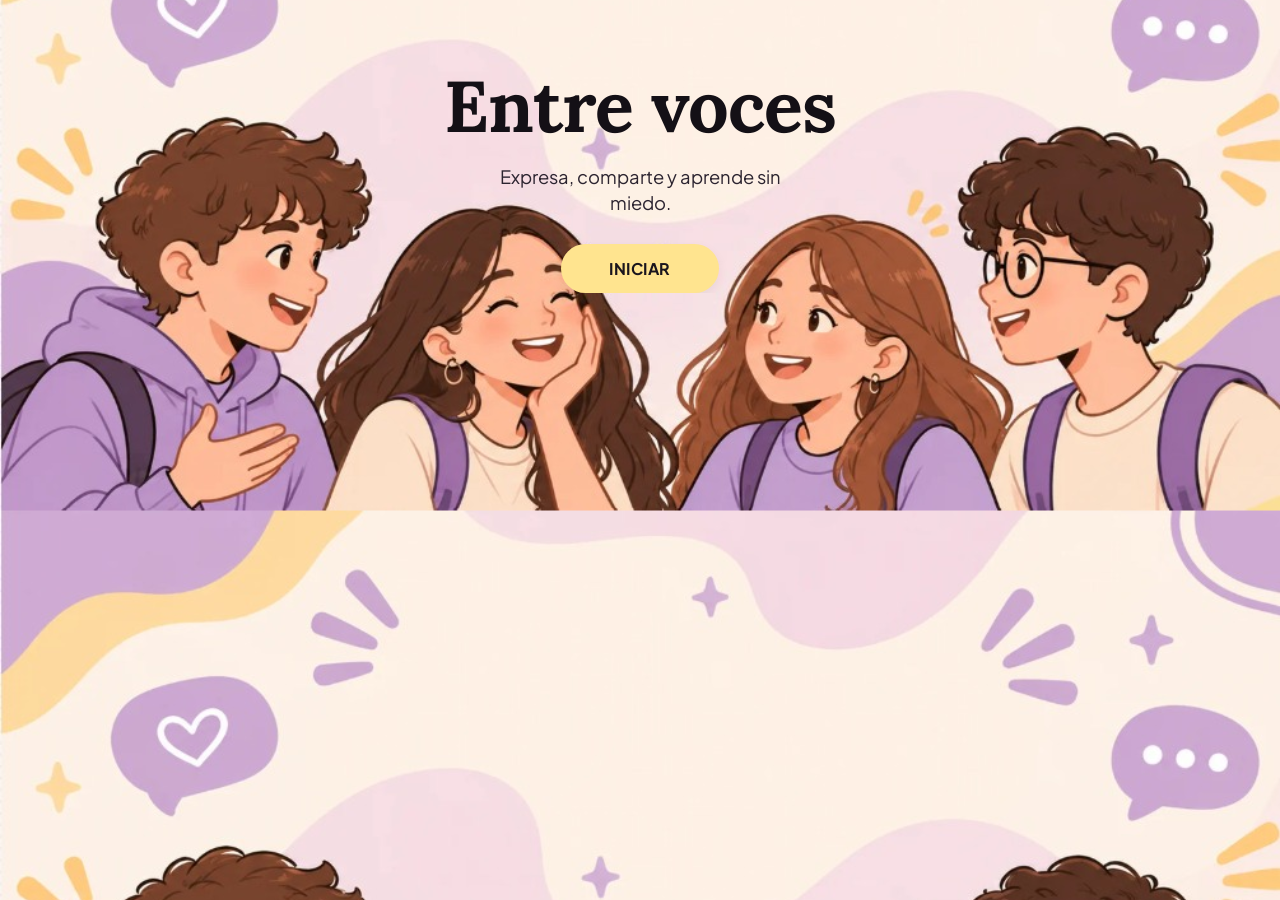
<file: index.html>
<!DOCTYPE html>
<html lang="es">
<head>
    <meta charset="UTF-8">
    <meta name="viewport" content="width=device-width, initial-scale=1.0">
    <title>Entre voces - Expresa, comparte y aprende sin miedo</title>
    <!-- Tipografías de Google Fonts parecidas a tu diseño -->
    <link rel="preconnect" href="https://fonts.googleapis.com">
    <link rel="preconnect" href="https://fonts.gstatic.com" crossorigin>
    <link href="https://fonts.googleapis.com/css2?family=Lora:wght@600;700&family=Plus+Jakarta+Sans:wght@400;600;700&display=swap" rel="stylesheet">
    <!-- Enlace a tu CSS -->
    <link rel="stylesheet" href="assets/css/index.css">
</head>
<body class="body-hero">

    <!-- SECCIÓN SUPERIOR (HERO) -->
    <header class="hero-section">

        <div class="hero-content">
            <!-- Título con rayitas decorativas -->
            <div class="title-wrapper">
                <span class="rays rays-left"></span>
                <h1>Entre voces</h1>
                <span class="rays rays-right"></span>
            </div>

            <p class="subtitle">Expresa, comparte y aprende sin miedo.</p>

            <button id="btn-iniciar" class="btn-primary">INICIAR</button>
        </div>

    </header>

    

    <!-- Enlace a tu JavaScript -->
    <script src="assets/js/index.js"></script>
</body>
</html>
</file>
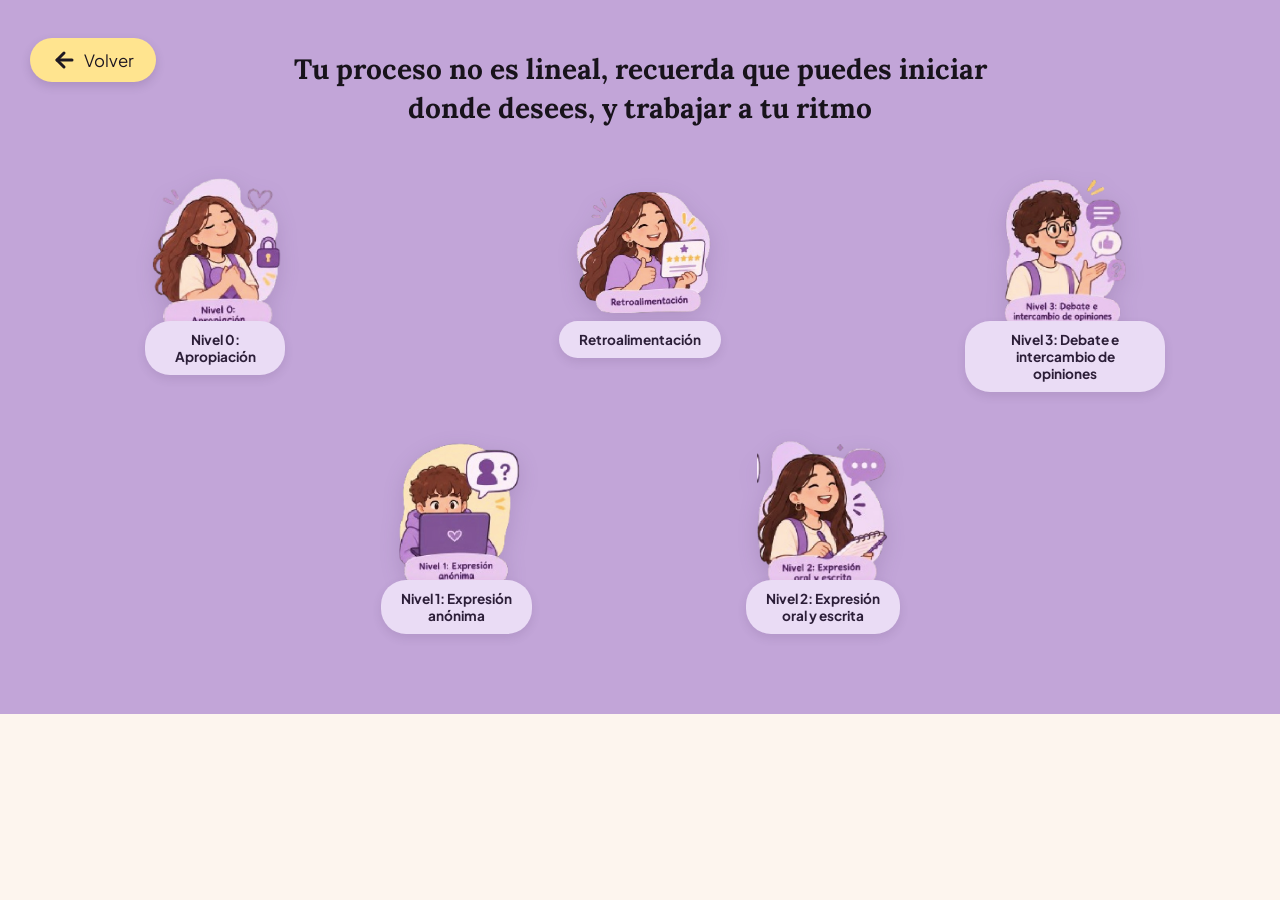
<file: menu.html>
<html>
<head>
    <meta charset="UTF-8">
    <meta name="viewport" content="width=device-width, initial-scale=1.0">
    <title>Entre voces - Menú</title>
    <link rel="preconnect" href="https://fonts.googleapis.com">
    <link rel="preconnect" href="https://fonts.gstatic.com" crossorigin>
    <link href="https://fonts.googleapis.com/css2?family=Lora:wght@600;700&family=Plus+Jakarta+Sans:wght@400;600;700&display=swap" rel="stylesheet">
    <link rel="stylesheet" href="assets/css/menu.css">
</head>
<body>
    <!-- Botón volver -->
    <button id="btn-atras" class="btn-volver" aria-label="Volver al menú">
        <svg width="24" height="24" viewBox="0 0 24 24" fill="none" stroke="currentColor" stroke-width="3" stroke-linecap="round" stroke-linejoin="round" aria-hidden="true">
            <line x1="20" y1="12" x2="5" y2="12"></line>
            <polyline points="12 19 5 12 12 5"></polyline>
        </svg>
        <span>Volver</span>
    </button>

    <!-- SECCIÓN INFERIOR (MAPA DE NIVELES / NODOS) -->

    <main class="levels-section" id="seccion-niveles">
        <div class="container">
            <h2 class="levels-heading">
                Tu proceso no es lineal, recuerda que puedes iniciar<br>
                donde desees, y trabajar a tu ritmo
            </h2>

            <!-- Cuadrícula desfasada como en el diseño -->
            <div class="nodes-grid">
                
                <!-- FILA 1 (4 elementos) -->
                <div class="nodes-row row-top">
                    <!-- Nodo 1 -->
                    <div class="node-card" id="nivel_0" data-titulo="Nivel 0: Apropiación" data-desc="Reconoce tu propia voz y pierde el miedo inicial en un espacio seguro.">
                        <img src="assets/img/boton_0.png" alt="Nivel 0: Apropiación">
                        <span class="node-pill">Nivel 0:<br>Apropiación</span>
                    </div>

                    <!-- Nodo 2 -->
                    <div class="node-card" id="retroalimentacion" data-titulo="Retroalimentación" data-desc="Recibe y brinda comentarios constructivos para crecer en comunidad.">
                        <img src="assets/img/boton_retroalimentacion.png" alt="Retroalimentación">
                        <span class="node-pill">Retroalimentación</span>
                    </div>

                    <!-- Nodo 3 -->
                    <div class="node-card" id="nivel_3" data-titulo="Nivel 3: Debate e intercambio de opiniones" data-desc="Participa en conversaciones activas defendiendo tus ideas con empatía.">
                        <img src="assets/img/boton_3.png" alt="Nivel 3: Debate e intercambio de opiniones">
                        <span class="node-pill">Nivel 3: Debate e<br>intercambio de opiniones</span>
                    </div>

                </div>

                <!-- FILA 2 (3 elementos centrados) -->
                <div class="nodes-row row-bottom">
                    <!-- Nodo 5 -->
                    <div class="node-card" id="nivel_1" data-titulo="Nivel 1: Expresión anónima" data-desc="Comparte tus pensamientos libremente sin mostrar tu identidad.">
                        <img src="assets/img/boton_1.png" alt="Nivel 1: Expresión anónima">
                        <span class="node-pill">Nivel 1: Expresión<br>anónima</span>
                    </div>

                    <!-- Nodo 6 -->
                    <div class="node-card" id="nivel_2" data-titulo="Nivel 2: Expresión oral y escrita" data-desc="Estructura tus argumentos mediante textos cortos y notas de voz.">
                        <img src="assets/img/boton_2.png" alt="Nivel 2: Expresión oral y escrita">
                        <span class="node-pill">Nivel 2: Expresión<br>oral y escrita</span>
                    </div>

                </div>

            </div>
        </div>
    </main>

    <!-- Enlace a tu JavaScript -->
    <script src="assets/js/menu.js"></script>
</body>
</html>
</file>
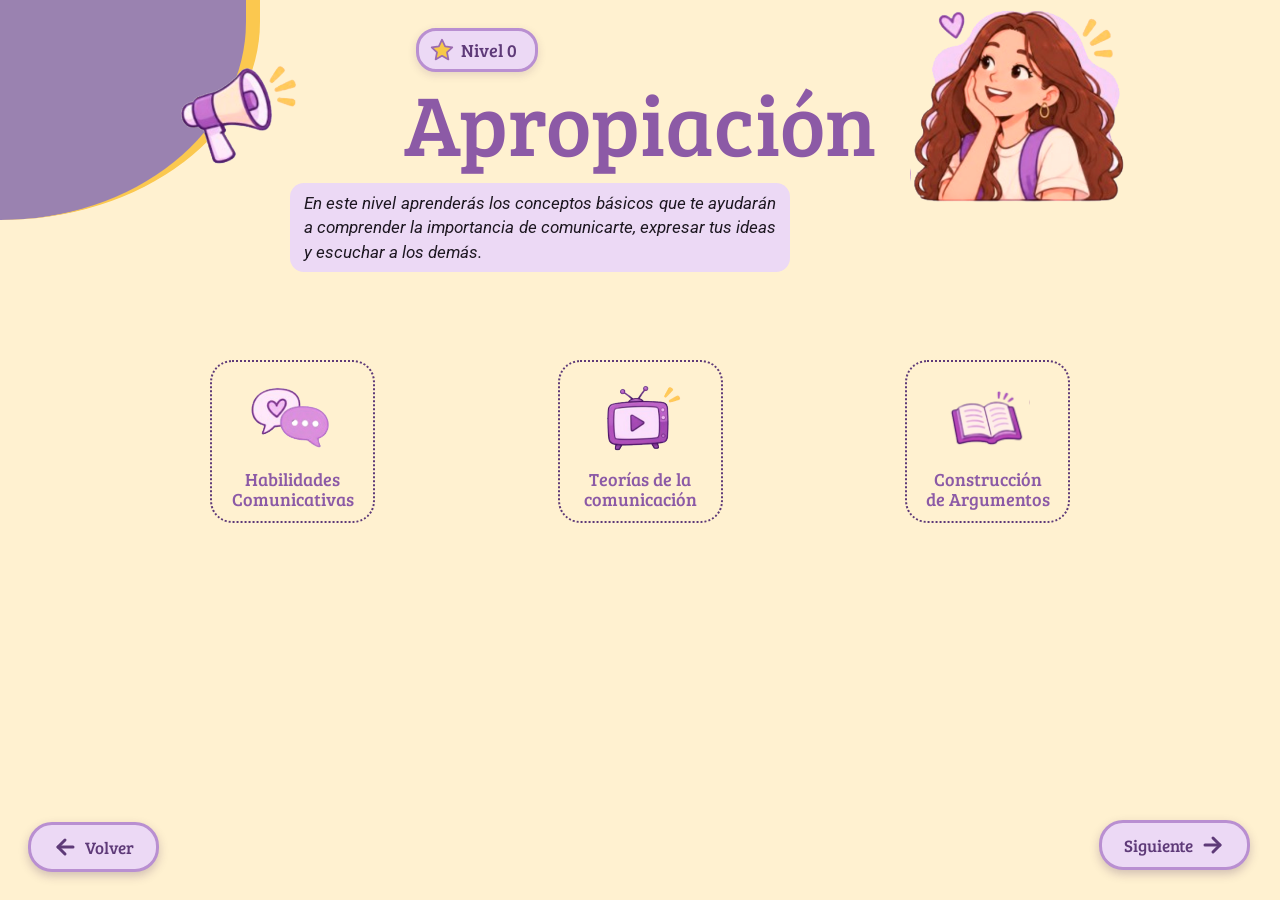
<file: nivel_0.html>
<!DOCTYPE html>
<html lang="es">
<head>
    <meta charset="UTF-8">
    <meta name="viewport" content="width=device-width, initial-scale=1.0">
    <title>Nivel 0: Apropiación - Entre voces</title>
    <link rel="preconnect" href="https://fonts.googleapis.com">
    <link rel="preconnect" href="https://fonts.gstatic.com" crossorigin>
    <link href="https://fonts.googleapis.com/css2?family=Bree+Serif&family=Roboto:ital,wght@0,400;1,400&display=swap" rel="stylesheet">
    <link rel="stylesheet" href="assets/css/nivel_0.css">
</head>
<body>

    <!-- Mancha decorativa superior izquierda -->
    <div class="corner-blob" aria-hidden="true"></div>

    <!-- Botón volver -->
    <button id="btn-atras" class="btn-volver" aria-label="Volver al menú">
        <svg width="24" height="24" viewBox="0 0 24 24" fill="none" stroke="currentColor" stroke-width="3" stroke-linecap="round" stroke-linejoin="round" aria-hidden="true">
            <line x1="20" y1="12" x2="5" y2="12"></line>
            <polyline points="12 19 5 12 12 5"></polyline>
        </svg>
        <span>Volver</span>
    </button>

    <!-- ENCABEZADO -->
    <header class="nivel-header">

        <img class="deco-megafono" src="assets/img/megafono.png" alt="" aria-hidden="true">

        <div class="nivel-titulo">
            <span class="nivel-badge">
                <svg width="26" height="26" viewBox="0 0 24 24" aria-hidden="true">
                    <path d="M12 2.5l2.9 6.2 6.6.8-4.9 4.6 1.3 6.6L12 17.4l-5.9 3.3 1.3-6.6L2.5 9.5l6.6-.8z"
                          fill="#f7c948" stroke="#9b6bb0" stroke-width="1.6" stroke-linejoin="round"/>
                </svg>
                Nivel 0
            </span>
            <h1>Apropiación</h1>
        </div>

        <p class="nivel-descripcion">
            En este nivel aprenderás los conceptos básicos que te ayudarán a comprender
            la importancia de comunicarte, expresar tus ideas y escuchar a los demás.
        </p>

        <img class="deco-chica" src="assets/img/chica.png" alt="Ilustración de una chica sonriendo">

    </header>

    <!-- TEMAS DEL NIVEL -->
    <main class="temas">
        <button type="button" class="tema-card" data-modal="modal-habilidades">
            <img src="assets/img/icono_habilidades.png" alt="">
            <span>Habilidades<br>Comunicativas</span>
        </button>

        <button type="button" class="tema-card" data-modal="modal-teorias">
            <img src="assets/img/icono_teorias.png" alt="">
            <span>Teorías de la<br>comunicación</span>
        </button>

        <button type="button" class="tema-card" data-modal="modal-argumentos">
            <img src="assets/img/icono_argumentos.png" alt="">
            <span>Construcción<br>de Argumentos</span>
        </button>
    </main>

    <!-- ================= MODALES ================= -->

    <!-- Modal 1: Habilidades Comunicativas -->
    <div id="modal-habilidades" class="modal hidden" role="dialog" aria-modal="true" aria-labelledby="titulo-habilidades">
        <div class="modal-content">
            <button type="button" class="close-btn" aria-label="Cerrar">&times;</button>
            <h2 id="titulo-habilidades">Habilidades Comunicativas</h2>
            <div class="modal-texto">
                <p>Las habilidades comunicativas son el conjunto de procesos lingüísticos y sociales que permiten comprender y producir mensajes de manera efectiva en distintos contextos. Para el entorno escolar y cotidiano se dividen en cuatro macrohabilidades y dos enfoques clave:</p>
                <br>
                <h3> Cuatro macrohabilidades (Daniel Cassany):</h3>   
                <br>
                <h4>- Escuchar (Comprensión oral):</h4> <p> No es solo oír sonidos, sino interpretar activamente la intención del hablante. La escucha activa implica mantener contacto visual, no interrumpir y parafrasear ("Entiendo que lo que propones es...") para validar al otro.</p>
                <br>
                <h4>- Hablar (Expresión oral):</h4> <p> Capacidad de organizar pensamientos en tiempo real, modular el tono de voz, manejar las pausas y adaptar el vocabulario según la audiencia.</p>
                <br>
                <h4>- Leer (Comprensión lectora):</h4> <p> Analizar textos para extraer ideas principales y ampliar el vocabulario, lo que alimenta directamente la seguridad al hablar.</p>
                <br>
                <h4>- Escribir (Expresión escrita):</h4> <p> Estructurar ideas con coherencia y cohesión antes de exponerlas oralmente, reduciendo la ansiedad de quedarse en blanco.</p>
                <br>
                <h3>Comunicación Asertiva (Joseph Wolpe / Albert Ellis): </h3>
                <p>Es la habilidad social de expresar opiniones, emociones y derechos de forma directa, honesta y respetuosa, ubicándose en el punto medio entre la pasividad (callar por miedo al rechazo o a la burla) y la agresividad (imponer ideas atacando a los demás).</p>
                <br>
                <h3>Comunicación No Verbal (Albert Mehrabian): </h3>
                <p>En la expresión de emociones y actitudes, el lenguaje corporal (postura abierta, gestos con las manos, mirada) y el paralingüístico (volumen, ritmo y entonación) respaldan la credibilidad de las palabras.</p>
            
            </div>
        </div>
    </div>

    <!-- Modal 2: Teorías de la comunicación -->
    <div id="modal-teorias" class="modal hidden" role="dialog" aria-modal="true" aria-labelledby="titulo-teorias">
        <div class="modal-content">
            <button type="button" class="close-btn" aria-label="Cerrar">&times;</button>
            <h2 id="titulo-teorias">Teorías de la comunicación</h2>
            <div class="modal-texto">
                <p>Estas teorías explican cómo viaja un mensaje de una persona a otra y por qué a veces sentimos bloqueos o malentendidos al participar:</p>
                <a class="video-link"
                href="https://www.youtube.com/watch?v=y0x4V0dn7GQ"
                target="_blank"
                rel="noopener noreferrer">
                    ▶ Ver video en YouTube
                </a>
            </div>
        </div>
    </div>

    <!-- Modal 3: Construcción de Argumentos -->
    <div id="modal-argumentos" class="modal hidden" role="dialog" aria-modal="true" aria-labelledby="titulo-argumentos">
        <div class="modal-content">
            <button type="button" class="close-btn" aria-label="Cerrar">&times;</button>
            <h2 id="titulo-argumentos">Construcción de Argumentos</h2>
            <div class="modal-texto">
                <p>Un argumento no es una simple opinión ni una pelea; es un razonamiento lógico que explica por qué pensamos algo para que los demás comprendan nuestra postura:</p>
                </br>
                <h3>Diferencia entre Opinión y Argumento:</h3>
                <br>
                <h4>- Opinión simple:</h4> <p>"No me gusta exponer en grupo." (Solo expresa un gusto o estado sin justificación).</p>
                <br>
                <h4>- Argumento:</h4> <p>"Considero que las exposiciones deberían dividirse por temas cortos, ya que así cada integrante profundiza mejor en su parte y reduce el estrés frente al curso."</p>
                <br>
                <h4>Modelo ARE (Afirmación, Razonamiento y Evidencia):</h4> <p>Es una estructura práctica de tres pasos para hablar en público sin perderse:</p> 
                <br>
                <h4>-Afirmación (Tesis):</h4> <p>La idea principal o postura clara sobre el tema ("Estoy a favor de...").</p>
                <br>
                <h4>-Razonamiento (Garantía):</h4> <p>La explicación lógica que responde al ¿por qué? ("Esto se debe a que...").</p>
                <br>
                <h4>-Evidencia (Respaldo):</h4> <p>Un ejemplo cotidiano, dato verificable o experiencia real que demuestra que la razón es válida ("Por ejemplo, en nuestro salón ocurrió que...").</p>
                <br>
                <h4>Modelo Toulmin (Stephen Toulmin):</h4> <p>Ideal para debates avanzados; enseña a incluir matizadores ("En la mayoría de los casos...", "Probablemente...") para evitar generalizaciones absolutas, y refutaciones ("Aunque algunos piensan que X, la evidencia muestra que Y"), lo cual demuestra madurez intelectual y respeto por posturas contrarias.</p>
                <br>
                <h4>Conectores Discursivos y Argumentativos:</h4> <p>Son palabras puente que ordenan el pensamiento mientras se habla: Para introducir: "Desde mi punto de vista...", "Considero que..." - Para justificar: "Debido a que...", "Ya que...", "Dado que..." - Para ejemplificar: "Un caso claro es...", "Por ejemplo..." - Para contraargumentar con respeto: "Entiendo ese punto, sin embargo...", "Por otro lado...".</p>
            </div>
        </div>
    </div>

    <!-- Botón siguiente -->
    <a href="nivel_1.html" id="btn-siguiente" class="btn-volver btn-siguiente">
        <span>Siguiente</span>
        <svg width="24" height="24" viewBox="0 0 24 24" fill="none" stroke="currentColor" stroke-width="3" stroke-linecap="round" stroke-linejoin="round" aria-hidden="true">
            <line x1="4" y1="12" x2="19" y2="12"></line>
            <polyline points="12 5 19 12 12 19"></polyline>
        </svg>
    </a>
    <!-- Enlace a tu JavaScript -->
    <script src="assets/js/nivel_0.js"></script>
</body>
</html>
</file>
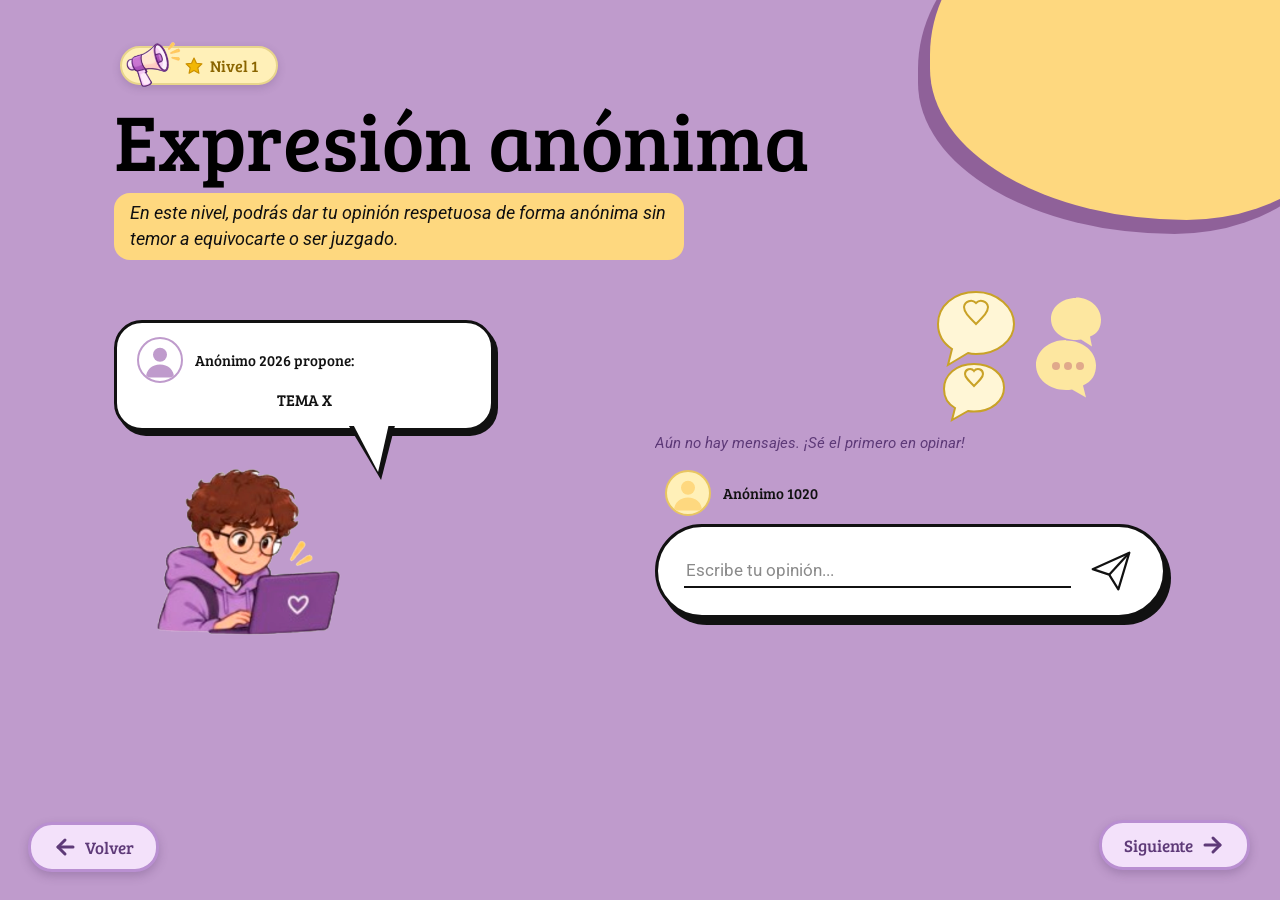
<file: nivel_1.html>
<!DOCTYPE html>
<html lang="es">
<head>
    <meta charset="UTF-8">
    <meta name="viewport" content="width=device-width, initial-scale=1.0">
    <title>Nivel 1: Expresión anónima - Entre voces</title>
    <link rel="preconnect" href="https://fonts.googleapis.com">
    <link rel="preconnect" href="https://fonts.gstatic.com" crossorigin>
    <link href="https://fonts.googleapis.com/css2?family=Bree+Serif&family=Roboto:ital,wght@0,400;1,400&display=swap" rel="stylesheet">
    <link rel="stylesheet" href="assets/css/nivel_1.css">
</head>
<body>

    <!-- Ícono de avatar reutilizable -->
    <svg width="0" height="0" style="position:absolute" aria-hidden="true">
        <symbol id="icono-avatar" viewBox="0 0 48 48">
            <circle cx="24" cy="18" r="8" fill="currentColor"/>
            <path d="M8 44c0-9 7-15 16-15s16 6 16 15z" fill="currentColor"/>
        </symbol>
    </svg>

    <!-- Mancha decorativa superior derecha -->
    <div class="corner-blob" aria-hidden="true"></div>

    <!-- ENCABEZADO -->
    <header class="nivel-header">
        <span class="nivel-badge">
            <img src="assets/img/megafono.png" alt="" aria-hidden="true">
            <svg width="20" height="20" viewBox="0 0 24 24" aria-hidden="true">
                <path d="M12 2.5l2.9 6.2 6.6.8-4.9 4.6 1.3 6.6L12 17.4l-5.9 3.3 1.3-6.6L2.5 9.5l6.6-.8z"
                      fill="#f2b705" stroke="#c98f00" stroke-width="1.4" stroke-linejoin="round"/>
            </svg>
            Nivel 1
        </span>

        <h1>Expresión anónima</h1>

        <p class="nivel-descripcion">
            En este nivel, podrás dar tu opinión respetuosa de forma anónima
            sin temor a equivocarte o ser juzgado.
        </p>
    </header>

    <!-- ESCENA: PROPUESTA + CHAT -->
    <main class="escena">

        <!-- Columna izquierda: tema propuesto -->
        <section class="propuesta" aria-label="Tema propuesto">
            <div class="burbuja-tema">
                <div class="burbuja-cabecera">
                    <span class="avatar avatar-lila"><svg><use href="#icono-avatar"/></svg></span>
                    <span class="autor">Anónimo 2026 propone:</span>
                </div>
                <p class="tema">TEMA X</p>
            </div>

            <img class="deco-chico" src="assets/img/chico.png" alt="Ilustración de un chico con laptop">
        </section>

        <!-- Columna derecha: chat -->
        <section class="chat" aria-label="Chat anónimo">

            <!-- Burbujas decorativas -->
            <svg class="deco-burbujas" viewBox="0 0 220 150" aria-hidden="true">
                <g stroke="#c9a227" stroke-width="2" fill="#fff6d6">
                    <path d="M70 12c-22 0-38 14-38 32 0 10 5 19 14 25l-4 16 20-12c3 1 6 1 8 1 22 0 38-14 38-30S92 12 70 12z"/>
                    <path d="M28 90c-18 0-30 11-30 25 0 8 4 15 11 19l-3 12 16-9c2 .5 4 .5 6 .5 18 0 30-11 30-24S46 90 28 90z" transform="translate(40 -6)"/>
                </g>
                <g fill="#fde7a0">
                    <path d="M160 60c-17 0-30 11-30 25s13 25 30 25c2 0 4 0 6-.5l14 8-3-12c9-4 13-11 13-20 0-14-13-25-30-25z"/>
                    <path d="M170 18c-14 0-25 9-25 21s11 21 25 21c2 0 3 0 5-.4l11 7-2-10c8-3 11-9 11-17 0-12-11-22-25-22z"/>
                </g>
                <path d="M70 52c-8-8-12-12-12-17a7 7 0 0112-4 7 7 0 0112 4c0 5-4 9-12 17z" fill="none" stroke="#c9a227" stroke-width="2" transform="translate(0 -8) scale(1)"/>
                <path d="M72 128c-6-6-9-9-9-12a5 5 0 019-3 5 5 0 019 3c0 3-3 6-9 12z" fill="none" stroke="#c9a227" stroke-width="2" transform="translate(-4 -22)"/>
                <g fill="#e0a98b">
                    <circle cx="150" cy="86" r="4"/><circle cx="162" cy="86" r="4"/><circle cx="174" cy="86" r="4"/>
                </g>
            </svg>

            <!-- Lista de mensajes -->
            <ul id="mensajes" class="mensajes" aria-live="polite">
                <li class="mensajes-vacio" id="mensajes-vacio">Aún no hay mensajes. ¡Sé el primero en opinar!</li>
            </ul>

            <!-- Autor del mensaje -->
            <div class="chat-autor">
                <span class="avatar avatar-amarillo"><svg><use href="#icono-avatar"/></svg></span>
                <span class="autor" id="nombre-usuario">Anónimo 1020</span>
            </div>

            <!-- Caja de escritura -->
            <form id="form-chat" class="composer" autocomplete="off">
                <label for="input-mensaje" class="sr-only">Escribe tu opinión</label>
                <input id="input-mensaje" type="text" maxlength="280" placeholder="Escribe tu opinión...">
                <button type="submit" class="btn-enviar" aria-label="Enviar mensaje">
                    <svg width="44" height="44" viewBox="0 0 48 48" fill="none" stroke="currentColor" stroke-width="2.4" stroke-linejoin="round" aria-hidden="true">
                        <path d="M4 22L44 4 32 44 22 28z"/>
                        <path d="M44 4L22 28"/>
                    </svg>
                </button>
            </form>
        </section>
    </main>

    <!-- Botón volver -->
    <button id="btn-atras" class="btn-volver" aria-label="Volver al menú">
        <svg width="24" height="24" viewBox="0 0 24 24" fill="none" stroke="currentColor" stroke-width="3" stroke-linecap="round" stroke-linejoin="round" aria-hidden="true">
            <line x1="20" y1="12" x2="5" y2="12"></line>
            <polyline points="12 19 5 12 12 5"></polyline>
        </svg>
        <span>Volver</span>
    </button>

    <!-- Botón siguiente -->
    <a href="nivel_2.html" id="btn-siguiente" class="btn-volver btn-siguiente">
        <span>Siguiente</span>
        <svg width="24" height="24" viewBox="0 0 24 24" fill="none" stroke="currentColor" stroke-width="3" stroke-linecap="round" stroke-linejoin="round" aria-hidden="true">
            <line x1="4" y1="12" x2="19" y2="12"></line>
            <polyline points="12 5 19 12 12 19"></polyline>
        </svg>
    </a>

    <script src="assets/js/nivel_1.js"></script>
</body>
</html>
</file>
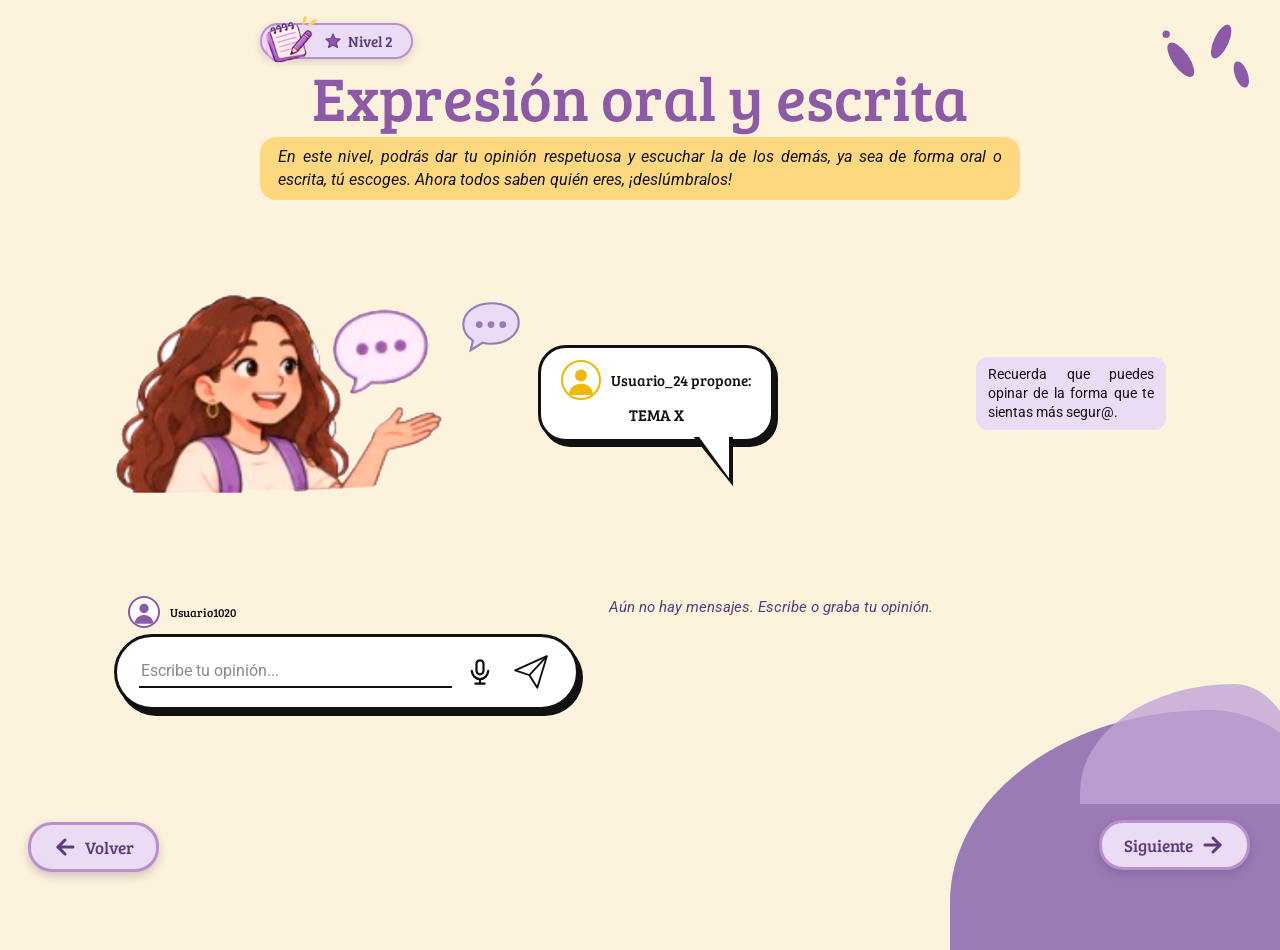
<file: nivel_2.html>
<!DOCTYPE html>
<html lang="es">
<head>
    <meta charset="UTF-8">
    <meta name="viewport" content="width=device-width, initial-scale=1.0">
    <title>Nivel 2: Expresión oral y escrita - Entre voces</title>
    <link rel="preconnect" href="https://fonts.googleapis.com">
    <link rel="preconnect" href="https://fonts.gstatic.com" crossorigin>
    <link href="https://fonts.googleapis.com/css2?family=Bree+Serif&family=Roboto:ital,wght@0,400;1,400&display=swap" rel="stylesheet">
    <link rel="stylesheet" href="assets/css/nivel_2.css">
</head>
<body>

    <!-- Ícono de avatar reutilizable -->
    <svg width="0" height="0" style="position:absolute" aria-hidden="true">
        <symbol id="icono-avatar" viewBox="0 0 48 48">
            <circle cx="24" cy="18" r="8" fill="currentColor"/>
            <path d="M8 44c0-9 7-15 16-15s16 6 16 15z" fill="currentColor"/>
        </symbol>
    </svg>

    <!-- Decoración de fondo -->
    <svg class="deco-salpicaduras" viewBox="0 0 120 90" aria-hidden="true">
        <ellipse cx="38" cy="50" rx="9" ry="22" transform="rotate(-35 38 50)" fill="#8c5aa6"/>
        <ellipse cx="82" cy="30" rx="8" ry="20" transform="rotate(25 82 30)" fill="#8c5aa6"/>
        <ellipse cx="104" cy="66" rx="7" ry="15" transform="rotate(-20 104 66)" fill="#8c5aa6"/>
        <circle cx="22" cy="22" r="4" fill="#8c5aa6"/>
    </svg>
    <div class="blob-inferior" aria-hidden="true"></div>

    <!-- ENCABEZADO -->
    <header class="nivel-header">
        <span class="nivel-badge">
            <img src="assets/img/cuaderno.png" alt="" aria-hidden="true">
            <svg width="18" height="18" viewBox="0 0 24 24" aria-hidden="true">
                <path d="M12 2.5l2.9 6.2 6.6.8-4.9 4.6 1.3 6.6L12 17.4l-5.9 3.3 1.3-6.6L2.5 9.5l6.6-.8z"
                      fill="#8c5aa6" stroke="#6b3f85" stroke-width="1.4" stroke-linejoin="round"/>
            </svg>
            Nivel 2
        </span>

        <h1>Expresión oral y escrita</h1>

        <p class="nivel-descripcion">
            En este nivel, podrás dar tu opinión respetuosa y escuchar la de los demás,
            ya sea de forma oral o escrita, tú escoges. Ahora todos saben quién eres,
            ¡deslúmbralos!
        </p>
    </header>

    <main class="escena">

        <!-- FILA SUPERIOR: chica, tema y nota -->
        <div class="fila-media">
            <div class="chica-wrap">
                <img class="deco-chica" src="assets/img/chica_saludando.png" alt="Ilustración de una chica saludando">
                <svg class="deco-burbuja" viewBox="0 0 60 50" aria-hidden="true">
                    <path d="M30 4C15 4 4 13 4 24c0 6 3 11 9 15l-2 9 11-7c3 1 5 1 8 1 15 0 26-9 26-20S45 4 30 4z" fill="#eadcf5" stroke="#9b7bb5" stroke-width="2"/>
                    <circle cx="19" cy="24" r="3.2" fill="#9b7bb5"/>
                    <circle cx="30" cy="24" r="3.2" fill="#9b7bb5"/>
                    <circle cx="41" cy="24" r="3.2" fill="#9b7bb5"/>
                </svg>
            </div>

            <section class="burbuja-tema" aria-label="Tema propuesto">
                <div class="burbuja-cabecera">
                    <span class="avatar avatar-amarillo"><svg><use href="#icono-avatar"/></svg></span>
                    <span class="autor">Usuario_24 propone:</span>
                </div>
                <p class="tema">TEMA X</p>
            </section>

            <p class="nota">Recuerda que puedes opinar de la forma que te sientas más segur@.</p>
        </div>

        <!-- FILA INFERIOR: escribir y mensajes -->
        <div class="fila-chat">

            <section class="columna-escribir" aria-label="Escribir mensaje">
                <div class="chat-autor">
                    <span class="avatar avatar-morado avatar-sm"><svg><use href="#icono-avatar"/></svg></span>
                    <span class="autor autor-sm" id="nombre-usuario">Usuario1020</span>
                </div>

                <form id="form-chat" class="composer" autocomplete="off">
                    <label for="input-mensaje" class="sr-only">Escribe tu opinión</label>
                    <input id="input-mensaje" type="text" maxlength="280" placeholder="Escribe tu opinión...">

                    <!-- Se muestra mientras se graba -->
                    <div class="grabando" id="grabando" hidden>
                        <span class="punto-rec" aria-hidden="true"></span>
                        <span class="tiempo-rec" id="tiempo-rec">0:00</span>
                        <span class="grabando-texto">Grabando...</span>
                        <button type="button" id="btn-cancelar" class="btn-icono" aria-label="Cancelar grabación">
                            <svg width="22" height="22" viewBox="0 0 24 24" fill="none" stroke="currentColor" stroke-width="2.4" stroke-linecap="round" aria-hidden="true">
                                <line x1="6" y1="6" x2="18" y2="18"/><line x1="18" y1="6" x2="6" y2="18"/>
                            </svg>
                        </button>
                    </div>

                    <button type="button" id="btn-mic" class="btn-icono" aria-label="Grabar nota de voz">
                        <svg width="28" height="28" viewBox="0 0 24 24" fill="none" stroke="currentColor" stroke-width="1.9" stroke-linecap="round" stroke-linejoin="round" aria-hidden="true">
                            <rect x="9" y="2" width="6" height="12" rx="3"/>
                            <path d="M5 11a7 7 0 0014 0M12 18v4M8 22h8"/>
                        </svg>
                    </button>

                    <button type="submit" id="btn-enviar" class="btn-icono btn-enviar" aria-label="Enviar mensaje">
                        <svg width="38" height="38" viewBox="0 0 48 48" fill="none" stroke="currentColor" stroke-width="2.4" stroke-linejoin="round" aria-hidden="true">
                            <path d="M4 22L44 4 32 44 22 28z"/>
                            <path d="M44 4L22 28"/>
                        </svg>
                    </button>
                </form>

                <p id="estado" class="estado" role="status"></p>
            </section>

            <section class="columna-mensajes" aria-label="Mensajes">
                <ul id="mensajes" class="mensajes" aria-live="polite">
                    <li class="mensajes-vacio" id="mensajes-vacio">Aún no hay mensajes. Escribe o graba tu opinión.</li>
                </ul>
            </section>
        </div>
    </main>

    <!-- Botón volver -->
    <button id="btn-atras" class="btn-volver" aria-label="Volver al menú">
        <svg width="24" height="24" viewBox="0 0 24 24" fill="none" stroke="currentColor" stroke-width="3" stroke-linecap="round" stroke-linejoin="round" aria-hidden="true">
            <line x1="20" y1="12" x2="5" y2="12"></line>
            <polyline points="12 19 5 12 12 5"></polyline>
        </svg>
        <span>Volver</span>
    </button>

    <!-- Botón siguiente -->
    <a href="nivel_3.html" id="btn-siguiente" class="btn-volver btn-siguiente">
        <span>Siguiente</span>
        <svg width="24" height="24" viewBox="0 0 24 24" fill="none" stroke="currentColor" stroke-width="3" stroke-linecap="round" stroke-linejoin="round" aria-hidden="true">
            <line x1="4" y1="12" x2="19" y2="12"></line>
            <polyline points="12 5 19 12 12 19"></polyline>
        </svg>
    </a>
    
    <script src="assets/js/nivel_2.js"></script>

</body>
</html>
</file>
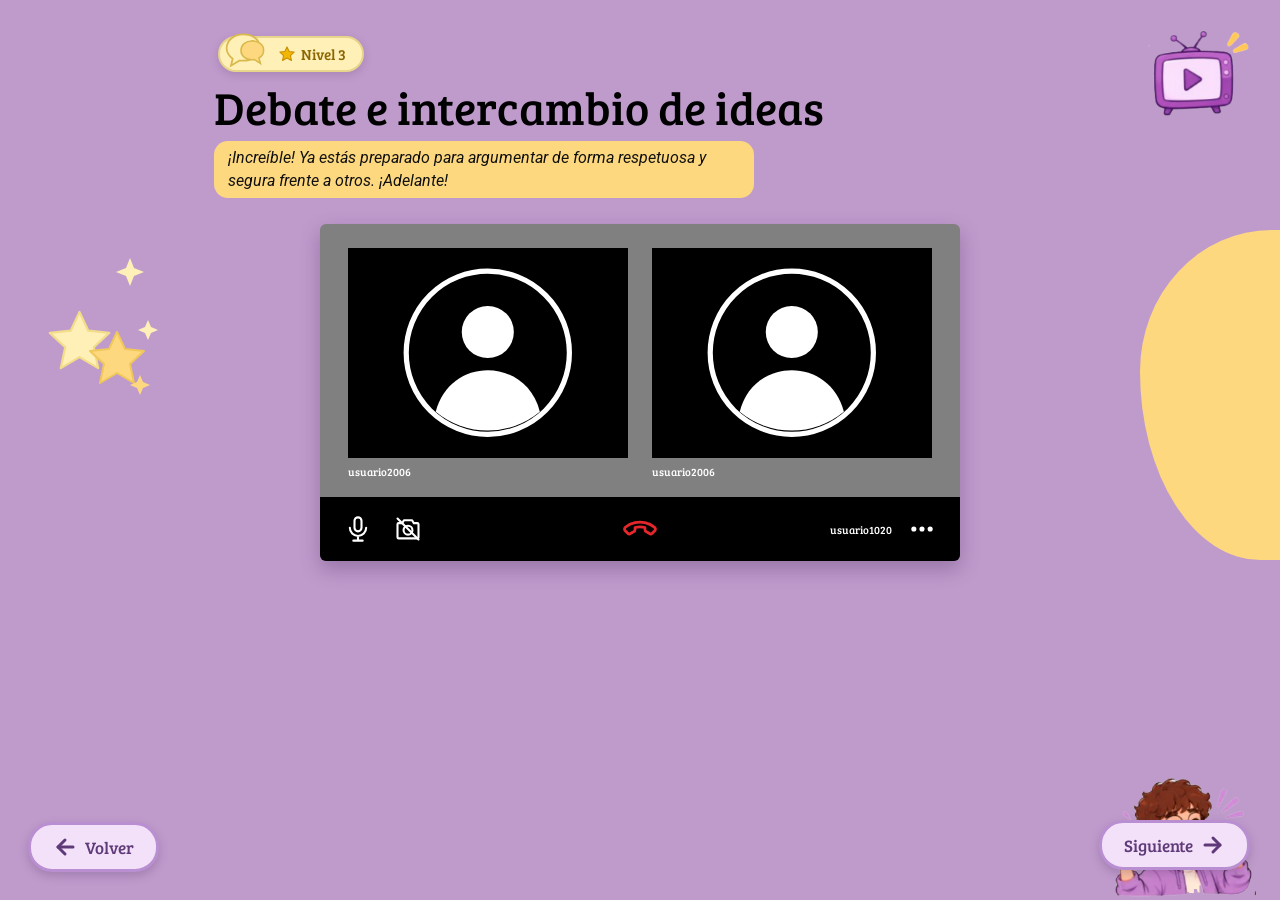
<file: nivel_3.html>
<!DOCTYPE html>
<html lang="es">
<head>
    <meta charset="UTF-8">
    <meta name="viewport" content="width=device-width, initial-scale=1.0">
    <title>Nivel 3: Debate e intercambio de ideas - Entre voces</title>
    <link rel="preconnect" href="https://fonts.googleapis.com">
    <link rel="preconnect" href="https://fonts.gstatic.com" crossorigin>
    <link href="https://fonts.googleapis.com/css2?family=Bree+Serif&family=Roboto:ital,wght@0,400;1,400&display=swap" rel="stylesheet">
    <link rel="stylesheet" href="assets/css/nivel_3.css">
</head>
<body>

    <!-- Ícono de avatar reutilizable -->
    <svg width="0" height="0" style="position:absolute" aria-hidden="true">
        <symbol id="icono-avatar" viewBox="0 0 100 100">
            <circle cx="50" cy="50" r="47" fill="#000" stroke="#fff" stroke-width="3"/>
            <circle cx="50" cy="38" r="15" fill="#fff"/>
            <path d="M20 84c4-16 17-24 30-24s26 8 30 24a47 47 0 01-60 0z" fill="#fff"/>
        </symbol>
    </svg>

    <!-- Decoración de fondo -->
    <div class="blob-derecho" aria-hidden="true"></div>

    <svg class="deco-estrellas" viewBox="0 0 150 150" aria-hidden="true">
        <path d="M45 20l8 17 19 2-14 13 4 19-17-10-17 10 4-19-14-13 19-2z" fill="#fff0b8" stroke="#f3dc8a" stroke-width="2" stroke-linejoin="round" transform="translate(10 40) scale(1.1)"/>
        <path d="M45 20l8 17 19 2-14 13 4 19-17-10-17 10 4-19-14-13 19-2z" fill="#fed87f" stroke="#f0c85a" stroke-width="2" stroke-linejoin="round" transform="translate(52 62) scale(1)"/>
        <path d="M110 8l4 10 10 4-10 4-4 10-4-10-10-4 10-4z" fill="#fff0b8"/>
        <path d="M128 70l3 7 7 3-7 3-3 7-3-7-7-3 7-3z" fill="#fff0b8"/>
        <path d="M120 125l3 7 7 3-7 3-3 7-3-7-7-3 7-3z" fill="#fed87f"/>
    </svg>

    <img class="deco-tele" src="assets/img/television.png" alt="" aria-hidden="true">

    <!-- ENCABEZADO -->
    <header class="nivel-header">
        <span class="nivel-badge">
            <svg class="badge-burbujas" viewBox="0 0 60 44" aria-hidden="true">
                <path d="M22 3C11 3 3 10 3 19c0 5 3 9 7 12l-2 8 10-6c1 .2 3 .3 4 .3 11 0 19-7 19-16S33 3 22 3z" fill="#fff0b8" stroke="#d9b94c" stroke-width="2"/>
                <path d="M38 14c-8 0-14 5-14 12s6 12 14 12c1 0 2 0 3-.3l8 5-2-7c4-2 6-6 6-10 0-7-7-12-15-12z" fill="#fed87f" stroke="#d9b94c" stroke-width="2" transform="translate(-2 -2) scale(.9)"/>
            </svg>
            <svg width="18" height="18" viewBox="0 0 24 24" aria-hidden="true">
                <path d="M12 2.5l2.9 6.2 6.6.8-4.9 4.6 1.3 6.6L12 17.4l-5.9 3.3 1.3-6.6L2.5 9.5l6.6-.8z"
                      fill="#f2b705" stroke="#c98f00" stroke-width="1.4" stroke-linejoin="round"/>
            </svg>
            Nivel 3
        </span>

        <h1>Debate e intercambio de ideas</h1>

        <p class="nivel-descripcion">
            ¡Increíble! Ya estás preparado para argumentar de forma respetuosa
            y segura frente a otros. ¡Adelante!
        </p>
    </header>

    <!-- VIDEOLLAMADA -->
    <main class="escena">
        <section class="llamada" aria-label="Videollamada">

            <div class="llamada-pantalla">
                <div class="participante">
                    <div class="participante-video">
                        <svg class="avatar-llamada"><use href="#icono-avatar"/></svg>
                    </div>
                    <span class="participante-nombre">usuario2006</span>
                </div>

                <div class="participante">
                    <div class="participante-video">
                        <svg class="avatar-llamada"><use href="#icono-avatar"/></svg>
                    </div>
                    <span class="participante-nombre">usuario2006</span>
                </div>

                <!-- Tu cámara (aparece solo si la activas) -->
                <div class="mi-camara" id="mi-camara" hidden>
                    <video id="video-local" autoplay playsinline muted></video>
                    <span class="participante-nombre">usuario1020</span>
                </div>
            </div>

            <!-- Barra de controles -->
            <div class="llamada-barra">
                <div class="controles">
                    <!-- BOTON PARA ABRIR EL MICRÓFONO -->
                    <button type="button" id="btn-mic" class="ctrl" aria-pressed="false" aria-label="Silenciar micrófono">
                        <svg viewBox="0 0 24 24" fill="none" stroke="currentColor" stroke-width="1.8" stroke-linecap="round" stroke-linejoin="round" aria-hidden="true">
                            <rect x="9" y="2" width="6" height="12" rx="3"/>
                            <path d="M5 11a7 7 0 0014 0M12 18v4M8 22h8"/>
                            <line class="tachado" x1="3" y1="3" x2="21" y2="21"/>
                        </svg>
                    </button>
                    <!-- BOTON PARA ABRIR LA CÁMARA -->
                    <button type="button" id="btn-camara" class="ctrl" aria-pressed="false" aria-label="Activar cámara">
                        <svg viewBox="0 0 24 24" fill="none" stroke="currentColor" stroke-width="1.8" stroke-linecap="round" stroke-linejoin="round" aria-hidden="true">
                            <path d="M4 7h3l1.5-2.5h7L17 7h3a1 1 0 011 1v11a1 1 0 01-1 1H4a1 1 0 01-1-1V8a1 1 0 011-1z"/>
                            <circle cx="12" cy="13" r="3.8"/>
                            <line class="tachado" x1="3" y1="3" x2="21" y2="21"/>
                        </svg>
                    </button>
                </div>
                    <!-- BOTON PARA ABRIR FINALIZAR LLAMADA-->
                <button type="button" id="btn-colgar" class="ctrl ctrl-colgar" aria-label="Terminar llamada">
                    <svg viewBox="0 0 24 24" fill="none" stroke="currentColor" stroke-width="2.4" stroke-linecap="round" stroke-linejoin="round" aria-hidden="true">
                        <path transform="rotate(135 12 12)" d="M22 16.92v3a2 2 0 0 1-2.18 2 19.79 19.79 0 0 1-8.63-3.07 19.5 19.5 0 0 1-6-6 19.79 19.79 0 0 1-3.07-8.67A2 2 0 0 1 4.11 2h3a2 2 0 0 1 2 1.72 12.84 12.84 0 0 0 .7 2.81 2 2 0 0 1-.45 2.11L8.09 9.91a16 16 0 0 0 6 6l1.27-1.27a2 2 0 0 1 2.11-.45 12.84 12.84 0 0 0 2.81.7A2 2 0 0 1 22 16.92z"/>
                    </svg>
                </button>

                <div class="barra-derecha">
                    <span class="participante-nombre">usuario1020</span>
                    <button type="button" class="ctrl" aria-label="Más opciones">
                        <svg viewBox="0 0 24 24" fill="currentColor" aria-hidden="true">
                            <circle cx="5" cy="12" r="2.2"/><circle cx="12" cy="12" r="2.2"/><circle cx="19" cy="12" r="2.2"/>
                        </svg>
                    </button>
                </div>
            </div>
        </section>

        <p id="estado-camara" class="estado" role="status"></p>
    </main>

    <img class="deco-chico" src="assets/img/chico_celebrando.png" alt="" aria-hidden="true">

    <!-- Botón volver -->
    <button id="btn-atras" class="btn-volver" aria-label="Volver atras">
        <svg width="24" height="24" viewBox="0 0 24 24" fill="none" stroke="currentColor" stroke-width="3" stroke-linecap="round" stroke-linejoin="round" aria-hidden="true">
            <line x1="20" y1="12" x2="5" y2="12"></line>
            <polyline points="12 19 5 12 12 5"></polyline>
        </svg>
        <span>Volver</span>
    </button>

    <!-- Botón siguiente -->
    <a href="retroalimentacion.html" id="btn-siguiente" class="btn-volver btn-siguiente">
        <span>Siguiente</span>
        <svg width="24" height="24" viewBox="0 0 24 24" fill="none" stroke="currentColor" stroke-width="3" stroke-linecap="round" stroke-linejoin="round" aria-hidden="true">
            <line x1="4" y1="12" x2="19" y2="12"></line>
            <polyline points="12 5 19 12 12 19"></polyline>
        </svg>
    </a>

    <script src="assets/js/nivel_3.js"></script>
    
</body>
</html>
</file>
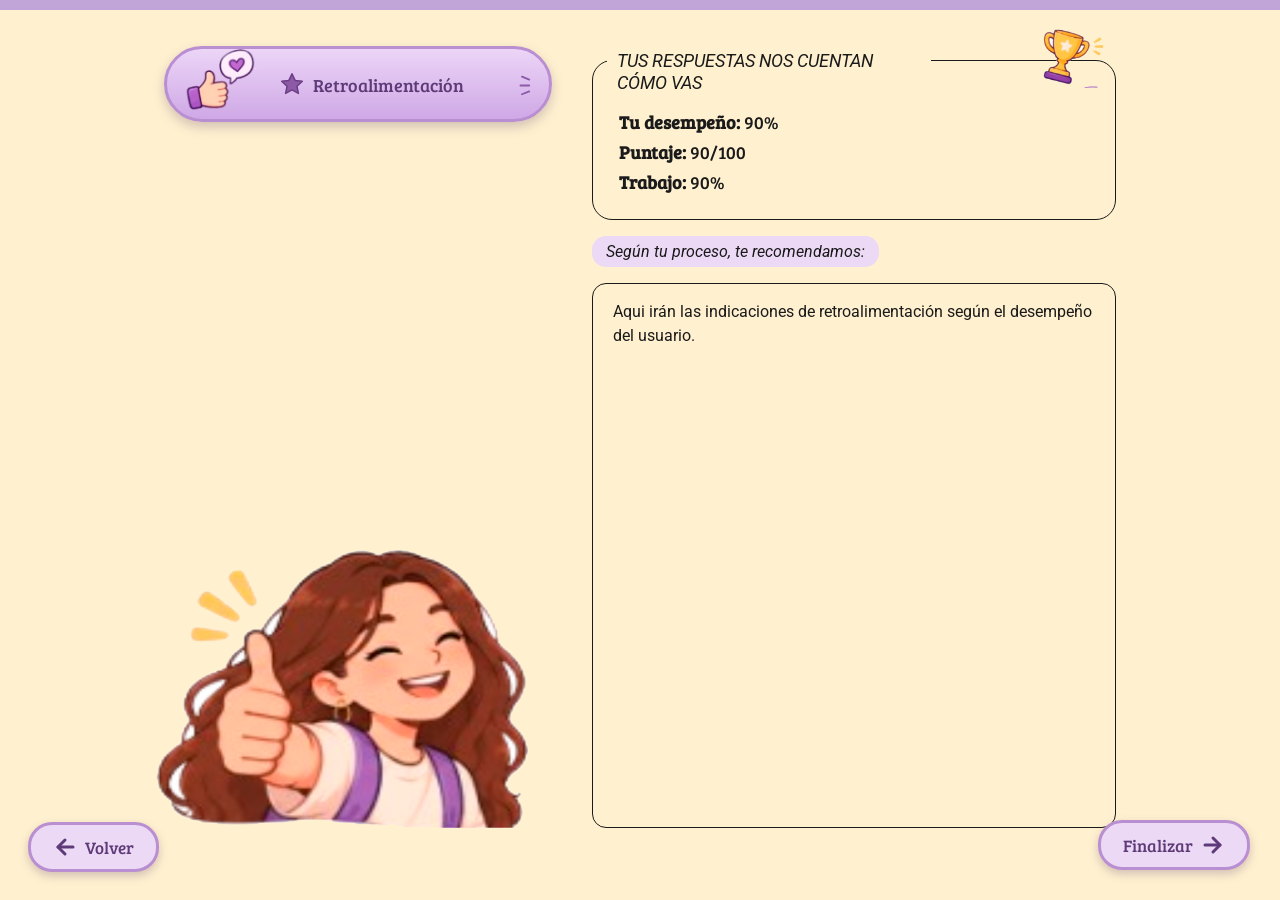
<file: retroalimentacion.html>
<!DOCTYPE html>
<html lang="es">
<head>
    <meta charset="UTF-8">
    <meta name="viewport" content="width=device-width, initial-scale=1.0">
    <title>Retroalimentación - Entre voces</title>
    <link rel="preconnect" href="https://fonts.googleapis.com">
    <link rel="preconnect" href="https://fonts.gstatic.com" crossorigin>
    <link href="https://fonts.googleapis.com/css2?family=Bree+Serif&family=Roboto:ital,wght@0,400;0,500;1,400&display=swap" rel="stylesheet">
    <link rel="stylesheet" href="assets/css/retroalimentacion.css">
</head>
<body>

    <div class="franja-superior" aria-hidden="true"></div>

    <main class="escena">

        <!-- COLUMNA IZQUIERDA: título y chica -->
        <section class="columna-izq">
            <div class="badge-retro">
                <img class="badge-pulgar" src="assets/img/pulgar.png" alt="" aria-hidden="true">

                <h1>
                    <svg width="26" height="26" viewBox="0 0 24 24" aria-hidden="true">
                        <path d="M12 2.5l2.9 6.2 6.6.8-4.9 4.6 1.3 6.6L12 17.4l-5.9 3.3 1.3-6.6L2.5 9.5l6.6-.8z"
                              fill="#8c5aa6" stroke="#6b3f85" stroke-width="1.4" stroke-linejoin="round"/>
                    </svg>
                    Retroalimentación
                </h1>

                <svg class="badge-destellos" viewBox="0 0 30 40" aria-hidden="true" stroke="#8c5aa6" stroke-width="2.5" stroke-linecap="round">
                    <line x1="4" y1="10" x2="14" y2="14"/>
                    <line x1="2" y1="22" x2="14" y2="22"/>
                    <line x1="4" y1="34" x2="14" y2="30"/>
                </svg>
            </div>

            <img class="deco-chica" src="assets/img/chica_pulgar.png" alt="Ilustración de una chica con el pulgar arriba">
        </section>

        <!-- COLUMNA DERECHA: resultados y recomendaciones -->
        <section class="columna-der">

            <div class="tarjeta-resultados">
                <h2 class="tarjeta-titulo">Tus respuestas nos cuentan cómo vas</h2>
                <img class="deco-copa" src="assets/img/copa.png" alt="" aria-hidden="true">

                <p class="dato"><strong>Tu desempeño:</strong> <span id="res-desempeno"></span>
                90%</p>
                <p class="dato"><strong>Puntaje:</strong> <span id="res-puntaje"></span>
                90/100</p>
                <p class="dato"><strong>Trabajo:</strong> <span id="res-trabajo"></span>
                90%</p>
            </div>

            <p class="recomienda">Según tu proceso, te recomendamos:</p>

            <div class="caja-recomendaciones" id="res-recomendaciones" aria-live="polite">
                Aqui irán las indicaciones de retroalimentación según el desempeño del usuario.
            </div>
        </section>
    </main>

    <!-- Botón volver -->
    <button id="btn-atras" class="btn-volver" aria-label="Volver al menú">
        <svg width="24" height="24" viewBox="0 0 24 24" fill="none" stroke="currentColor" stroke-width="3" stroke-linecap="round" stroke-linejoin="round" aria-hidden="true">
            <line x1="20" y1="12" x2="5" y2="12"></line>
            <polyline points="12 19 5 12 12 5"></polyline>
        </svg>
        <span>Volver</span>
    </button>

    <!-- Botón finalizar -->
    <a href="menu.html" id="btn-siguiente" class="btn-volver btn-siguiente">
        <span>Finalizar</span>
        <svg width="24" height="24" viewBox="0 0 24 24" fill="none" stroke="currentColor" stroke-width="3" stroke-linecap="round" stroke-linejoin="round" aria-hidden="true">
            <line x1="4" y1="12" x2="19" y2="12"></line>
            <polyline points="12 5 19 12 12 19"></polyline>
        </svg>
    </a>

    <script>
        
    </script>
</body>
</html>
</file>
<file: assets/css/index.css>
/* VARIABLES DE COLOR */
:root {
    --bg-cream: #fdf5ee;
    --bg-lilac: #c2a5d8;
    --lilac-dark: #9b7bb5;
    --lilac-pill: #eadcf5;
    --yellow-btn: #ffe48f;
    --yellow-hover: #ffd866;
    --text-dark: #1e1822;
    --font-serif: 'Lora', Georgia, serif;
    --font-sans: 'Plus Jakarta Sans', sans-serif;
}

* {
    margin: 0;
    padding: 0;
    box-sizing: border-box;
}

body {
    font-family: var(--font-sans);
    color: var(--text-dark);
    background-color: var(--bg-cream);
    overflow-x: hidden;
}

.body-hero {
    background-image: url('../img/portada.jpeg');
    background-size: cover;
    background-position: center;
}

/* ================= SECCIÓN HERO ================= */
.hero-section {
    position: relative;
    padding-top: 60px;
    text-align: center;
    overflow: hidden;
}

.hero-content {
    position: relative;
    z-index: 2;
    max-width: 700px;
    margin: 0 auto;
    padding: 0 20px;
}

.title-wrapper {
    display: inline-flex;
    align-items: center;
    justify-content: center;
    gap: 15px;
    margin-bottom: 12px;
}

h1 {
    font-family: var(--font-serif);
    font-size: clamp(2.8rem, 6vw, 4.5rem);
    font-weight: 700;
    color: #141016;
    letter-spacing: -1px;
}

.subtitle {
    font-size: 1.15rem;
    color: #2c2430;
    max-width: 340px;
    margin: 0 auto 28px auto;
    line-height: 1.4;
}

/* Botón amarillo INICIAR */
.btn-primary {
    background-color: var(--yellow-btn);
    color: #1a151d;
    font-family: var(--font-sans);
    font-weight: 700;
    font-size: 1rem;
    letter-spacing: 0.5px;
    padding: 14px 48px;
    border: none;
    border-radius: 50px;
    cursor: pointer;
    box-shadow: 0 4px 12px rgba(0, 0, 0, 0.06);
    transition: transform 0.2s ease, background-color 0.2s ease;
}

.btn-primary:hover {
    background-color: var(--yellow-hover);
    transform: translateY(-2px);
}
</file>
<file: assets/css/menu.css>
/* VARIABLES DE COLOR */
:root {
    --bg-cream: #fdf5ee;
    --bg-lilac: #c2a5d8;
    --lilac-dark: #9b7bb5;
    --lilac-pill: #eadcf5;
    --yellow-btn: #ffe48f;
    --yellow-hover: #ffd866;
    --text-dark: #1e1822;
    --font-serif: 'Lora', Georgia, serif;
    --font-sans: 'Plus Jakarta Sans', sans-serif;
}

* {
    margin: 0;
    padding: 0;
    box-sizing: border-box;
}

body {
    font-family: var(--font-sans);
    color: var(--text-dark);
    background-color: var(--bg-cream);
    overflow-x: hidden;
}

.btn-primary {
    background-color: var(--yellow-btn);
    color: #1a151d;
    font-family: var(--font-sans);
    font-weight: 700;
    font-size: 1rem;
    letter-spacing: 0.5px;
    padding: 14px 48px;
    border: none;
    border-radius: 50px;
    cursor: pointer;
    box-shadow: 0 4px 12px rgba(0, 0, 0, 0.06);
    transition: transform 0.2s ease, background-color 0.2s ease;
}

.btn-primary:hover {
    background-color: var(--yellow-hover);
    transform: translateY(-2px);
}

.btn-volver {
    position: absolute;
    top: 38px;
    left: 30px;
    z-index: 5;
    display: inline-flex;
    align-items: center;
    gap: 8px;
    padding: 10px 22px;
    background-color: var(--yellow-btn);
    color: var(--purple-dark);
    font-family: var(--font-title);
    font-size: 1.05rem;
    border: 3px solid var(--lilac-border);
    border-radius: 24px;
    box-shadow: 0 4px 10px rgba(74, 49, 94, 0.18);
    cursor: pointer;
    transition: transform 0.2s ease, background-color 0.2s ease;
}

.btn-atras:hover {
    background-color: var(--yellow-hover);
    transform: translateX(-3px);
}

.levels-section {
    background-color: var(--bg-lilac);
    padding: 50px 20px 80px 20px;
    text-align: center;
}

.container {
    max-width: 1050px;
    margin: 0 auto;
}

.levels-heading {
    font-family: var(--font-serif);
    font-size: clamp(1.3rem, 2.5vw, 1.75rem);
    font-weight: 700;
    line-height: 1.4;
    margin-bottom: 50px;
    color: #18131b;
}

.nodes-grid {
    display: flex;
    flex-direction: column;
    gap: 45px;
}

.nodes-row {
    display: flex;
    justify-content: center;
    flex-wrap: wrap;
    gap: 40px;
}

.row-top {
    justify-content: space-between;
}

.row-bottom {
    justify-content: space-evenly;
    max-width: 820px;
    margin: 0 auto;
    width: 100%;
}

.node-card {
    display: flex;
    flex-direction: column;
    align-items: center;
    width: 200px;
    cursor: pointer;
    transition: transform 0.25s ease;
}

.node-card:hover {
    transform: translateY(-8px);
}

.node-card img {
    width: 155px;
    height: 155px;
    object-fit: contain;
    margin-bottom: -12px;
    z-index: 2;
    filter: drop-shadow(0 6px 10px rgba(65, 41, 84, 0.15));
}

.node-pill {
    background-color: var(--lilac-pill);
    color: #2c1e38;
    font-weight: 700;
    font-size: 0.85rem;
    line-height: 1.25;
    padding: 10px 20px;
    border-radius: 25px;
    box-shadow: 0 4px 10px rgba(74, 49, 94, 0.12);
    z-index: 3;
    min-width: 140px;
}

.modal {
    position: fixed;
    inset: 0;
    background: rgba(24, 19, 27, 0.6);
    display: flex;
    justify-content: center;
    align-items: center;
    z-index: 100;
    padding: 20px;
}

.modal.hidden {
    display: none;
}

.modal-content {
    background: var(--bg-cream);
    padding: 35px 30px;
    border-radius: 24px;
    max-width: 420px;
    width: 100%;
    text-align: center;
    position: relative;
    box-shadow: 0 15px 35px rgba(0, 0, 0, 0.2);
}

.modal-content h3 {
    font-family: var(--font-serif);
    font-size: 1.5rem;
    margin-bottom: 12px;
}

.modal-content p {
    font-size: 1rem;
    line-height: 1.5;
    margin-bottom: 24px;
    color: #4a3f52;
}

.close-btn {
    position: absolute;
    top: 15px;
    right: 20px;
    font-size: 1.8rem;
    cursor: pointer;
    color: #6b5b78;
}

/* Responsivo para celulares */
@media (max-width: 850px) {
    .row-top, .row-bottom {
        justify-content: center;
        gap: 30px;
    }
}

.video-link {
    display: inline-block;
    margin-top: 18px;
    padding: 12px 28px;
    background-color: var(--yellow);
    color: var(--text-dark);
    font-family: var(--font-title);
    font-size: 1.05rem;
    text-decoration: none;
    border-radius: 50px;
    box-shadow: 0 4px 12px rgba(0, 0, 0, 0.1);
    transition: transform 0.2s ease, background-color 0.2s ease;
}
</file>
<file: assets/css/nivel_0.css>
:root {
    --bg-cream: #fff1d0;
    --purple: #8c5aa6;
    --purple-dark: #5e3a78;
    --purple-soft: #9a82b0;
    --lilac-box: #ecd9f5;
    --lilac-border: #b98fd1;
    --yellow: #fbc84f;
    --text-dark: #1e1822;
    --font-title: 'Bree Serif', Georgia, serif;
    --font-body: 'Roboto', Arial, sans-serif;
}

* {
    margin: 0;
    padding: 0;
    box-sizing: border-box;
}

body {
    min-height: 100vh;
    font-family: var(--font-body);
    color: var(--text-dark);
    background-color: var(--bg-cream);
    position: relative;
    overflow-x: hidden;
}

.corner-blob {
    position: absolute;
    top: 0;
    left: 0;
    width: 260px;
    height: 220px;
    background-color: var(--purple-soft);
    border-bottom-right-radius: 100% 90%;
    border-right: 14px solid var(--yellow);
    z-index: 0;
    pointer-events: none;
}

.btn-volver {
    position: fixed;
    left: 28px;
    bottom: 28px;
    z-index: 5;
    display: inline-flex;
    align-items: center;
    gap: 8px;
    padding: 10px 22px;
    background-color: var(--lilac-box);
    color: var(--purple-dark);
    font-family: var(--font-title);
    font-size: 1.05rem;
    border: 3px solid var(--lilac-border);
    border-radius: 24px;
    box-shadow: 0 4px 10px rgba(74, 49, 94, 0.25);
    cursor: pointer;
    transition: transform 0.2s ease, background-color 0.2s ease;
}

.btn-volver:hover {
    background-color: #ead2f5;
    transform: translateX(-3px);
}

.btn-volver:focus-visible {
    outline: 3px solid var(--purple-dark);
    outline-offset: 3px;
}

.nivel-header {
    position: relative;
    z-index: 2;
    max-width: 1000px;
    margin: 0 auto;
    padding: 50px 20px 0;
    min-height: 330px;
}

.nivel-titulo {
    position: relative;
    text-align: center;
    width: fit-content;
    margin: 0 auto;
}

.nivel-badge {
    position: absolute;
    top: -22px;
    left: 18px;
    display: inline-flex;
    align-items: center;
    gap: 6px;
    padding: 6px 18px 6px 10px;
    background-color: var(--lilac-box);
    color: var(--purple-dark);
    font-family: var(--font-title);
    font-size: 1.1rem;
    border: 3px solid var(--lilac-border);
    border-radius: 20px;
    box-shadow: 0 3px 8px rgba(74, 49, 94, 0.15);
}

h1 {
    font-family: var(--font-title);
    font-weight: 400;
    font-size: clamp(3rem, 8vw, 5.4rem);
    line-height: 1.1;
    color: var(--purple);
    padding: 24px 6px 0;
}

.nivel-descripcion {
    max-width: 500px;
    margin: 14px 0 0 130px;
    padding: 8px 14px;
    background-color: var(--lilac-box);
    border-radius: 14px;
    font-style: italic;
    font-size: 1.05rem;
    line-height: 1.45;
    text-align: justify;
}

.deco-megafono {
    position: absolute;
    top: 55px;
    left: 40px;
    width: 120px;
    height: auto;
}

.deco-chica {
    position: absolute;
    top: 0;
    right: 10px;
    width: 220px;
    height: auto;
}

.temas {
    position: relative;
    z-index: 2;
    max-width: 900px;
    margin: 30px auto 0;
    padding: 0 20px 60px;
    display: flex;
    justify-content: space-between;
    flex-wrap: wrap;
    gap: 30px;
}

.tema-card {
    width: 165px;
    min-height: 160px;
    padding: 14px 8px 12px;
    display: flex;
    flex-direction: column;
    align-items: center;
    justify-content: center;
    gap: 8px;
    text-align: center;
    text-decoration: none;
    color: var(--purple);
    font-family: var(--font-title);
    font-size: 1.15rem;
    line-height: 1.1;
    background: none;
    cursor: pointer;
    border: 2px dotted var(--purple-dark);
    border-radius: 22px;
    transition: transform 0.25s ease, background-color 0.25s ease;
}

.tema-card img {
    width: 85px;
    height: 85px;
    object-fit: contain;
}

.tema-card:hover {
    transform: translateY(-6px);
    background-color: rgba(236, 217, 245, 0.55);
}

.tema-card:focus-visible {
    outline: 3px solid var(--purple);
    outline-offset: 4px;
}

body.modal-abierto {
    overflow: hidden;
}

.modal {
    position: fixed;
    inset: 0;
    z-index: 100;
    display: flex;
    justify-content: center;
    align-items: center;
    padding: 20px;
    background: rgba(24, 19, 27, 0.6);
}

.modal.hidden {
    display: none;
}

.modal-content {
    position: relative;
    width: 100%;
    max-width: 520px;
    max-height: 85vh;
    overflow-y: auto;
    padding: 36px 32px 32px;
    background-color: var(--bg-cream);
    border: 3px solid var(--lilac-border);
    border-radius: 24px;
    box-shadow: 0 15px 35px rgba(0, 0, 0, 0.2);
}

.modal-content h2 {
    margin-bottom: 16px;
    padding-right: 30px;
    font-family: var(--font-title);
    font-weight: 400;
    font-size: 1.7rem;
    line-height: 1.15;
    color: var(--purple);
}

.modal-texto {
    font-size: 1.05rem;
    line-height: 1.6;
    color: #3d3346;
}

.modal-texto p + p {
    margin-top: 12px;
}

.close-btn {
    position: absolute;
    top: 12px;
    right: 16px;
    width: 36px;
    height: 36px;
    background: none;
    border: none;
    font-size: 2rem;
    line-height: 1;
    color: var(--purple-dark);
    cursor: pointer;
}

.close-btn:hover {
    color: var(--purple);
}

.close-btn:focus-visible {
    outline: 3px solid var(--purple);
    border-radius: 50%;
}

@media (max-width: 850px) {
    .corner-blob {
        width: 180px;
        height: 150px;
    }

    .nivel-header {
        padding-top: 110px;
        min-height: auto;
    }

    .deco-megafono {
        width: 80px;
        top: 95px;
        left: 15px;
    }

    .deco-chica {
        position: static;
        display: block;
        width: 150px;
        margin: 16px auto 0;
    }

    .nivel-descripcion {
        margin: 16px auto 0;
    }

    .temas {
        justify-content: center;
    }
}

.btn-siguiente {
    left: auto;
    right: 30px;
    top: auto;
    bottom: 30px;
    text-decoration: none;
}

.btn-siguiente:hover {
    transform: translateX(3px);
}
</file>
<file: assets/css/nivel_1.css>
/* ================= VARIABLES ================= */
:root {
    --bg-purple: #bf9bcc;
    --purple-shadow: #8f6199;
    --purple-dark: #5e3a78;
    --lilac-box: #f3e1fa;
    --lilac-border: #b98fd1;
    --yellow: #fed87f;
    --yellow-soft: #fff0b8;
    --ink: #111;
    --font-title: 'Bree Serif', Georgia, serif;
    --font-body: 'Roboto', Arial, sans-serif;
}

* {
    margin: 0;
    padding: 0;
    box-sizing: border-box;
}

body {
    position: relative;
    min-height: 100vh;
    padding-bottom: 110px;
    font-family: var(--font-body);
    color: var(--ink);
    background-color: var(--bg-purple);
    overflow-x: hidden;
}

.sr-only {
    position: absolute;
    width: 1px;
    height: 1px;
    overflow: hidden;
    clip: rect(0 0 0 0);
    white-space: nowrap;
}

/* ================= MANCHA SUPERIOR DERECHA ================= */
.corner-blob {
    position: absolute;
    top: -110px;
    right: -90px;
    width: 440px;
    height: 330px;
    background-color: var(--yellow);
    border-radius: 55% 0 50% 70% / 60% 0 55% 55%;
    filter: drop-shadow(-12px 14px 0 var(--purple-shadow));
    z-index: 0;
    pointer-events: none;
}

/* ================= ENCABEZADO ================= */
.nivel-header {
    position: relative;
    z-index: 2;
    max-width: 1100px;
    margin: 0 auto;
    padding: 46px 24px 0;
}

.nivel-badge {
    position: relative;
    display: inline-flex;
    align-items: center;
    gap: 6px;
    margin-left: 6px;
    padding: 7px 18px 7px 62px;
    background-color: var(--yellow-soft);
    color: #8a6500;
    font-family: var(--font-title);
    font-size: 1rem;
    border: 2px solid #e8d58c;
    border-radius: 22px;
    box-shadow: 0 3px 8px rgba(74, 49, 94, 0.2);
}

.nivel-badge img {
    position: absolute;
    left: 4px;
    top: 50%;
    width: 56px;
    height: auto;
    transform: translateY(-50%);
}

h1 {
    margin-top: 10px;
    font-family: var(--font-title);
    font-weight: 400;
    font-size: clamp(2.6rem, 7vw, 5rem);
    line-height: 1.1;
    color: #000;
}

.nivel-descripcion {
    display: inline-block;
    max-width: 570px;
    margin-top: 10px;
    padding: 8px 16px;
    background-color: var(--yellow);
    border-radius: 16px;
    font-style: italic;
    font-size: 1.1rem;
    line-height: 1.45;
}

/* ================= ESCENA ================= */
.escena {
    position: relative;
    z-index: 2;
    max-width: 1100px;
    margin: 20px auto 0;
    padding: 0 24px;
    display: grid;
    grid-template-columns: 1fr 1fr;
    gap: 30px;
    align-items: start;
}

/* ---------- Avatares ---------- */
.avatar {
    flex-shrink: 0;
    width: 46px;
    height: 46px;
    display: inline-flex;
    align-items: flex-end;
    justify-content: center;
    overflow: hidden;
    border-radius: 50%;
}

.avatar svg {
    width: 100%;
    height: 100%;
}

.avatar-lila {
    background-color: #fff;
    color: var(--bg-purple);
    border: 2px solid var(--bg-purple);
}

.avatar-amarillo {
    background-color: var(--yellow-soft);
    color: var(--yellow);
    border: 2px solid #e8c660;
}

.avatar-sm {
    width: 36px;
    height: 36px;
}

.autor {
    font-family: var(--font-title);
    font-size: 0.95rem;
}

/* ---------- Tema propuesto ---------- */
.propuesta {
    position: relative;
    padding-top: 40px;
}

.burbuja-tema {
    position: relative;
    max-width: 380px;
    padding: 14px 20px 18px;
    background-color: #fff;
    border: 3px solid var(--ink);
    border-radius: 28px;
    box-shadow: 4px 5px 0 var(--ink);
}

/* Cola de la burbuja */
.burbuja-tema::before,
.burbuja-tema::after {
    content: "";
    position: absolute;
    left: 62%;
    clip-path: polygon(0 0, 100% 0, 70% 100%);
}

.burbuja-tema::before {
    bottom: -52px;
    width: 46px;
    height: 54px;
    background-color: var(--ink);
}

.burbuja-tema::after {
    bottom: -44px;
    left: calc(62% + 4px);
    width: 36px;
    height: 48px;
    background-color: #fff;
}

.burbuja-cabecera {
    display: flex;
    align-items: center;
    gap: 12px;
}

.tema {
    margin-top: 6px;
    text-align: center;
    font-family: var(--font-title);
    font-size: 1rem;
}

.deco-chico {
    display: block;
    width: 210px;
    height: auto;
    margin: 36px 0 0 30px;
}

/* ---------- Chat ---------- */
.chat {
    position: relative;
    display: flex;
    flex-direction: column;
    padding-top: 150px;
}

.deco-burbujas {
    position: absolute;
    top: 0;
    right: 40px;
    width: 220px;
    height: auto;
    pointer-events: none;
}

.mensajes {
    list-style: none;
    display: flex;
    flex-direction: column;
    gap: 12px;
    max-height: 260px;
    margin-bottom: 14px;
    padding: 4px 6px 4px 0;
    overflow-y: auto;
}

.mensajes-vacio {
    align-self: flex-start;
    font-style: italic;
    font-size: 0.95rem;
    color: var(--purple-dark);
}

.mensaje {
    display: flex;
    align-items: flex-start;
    gap: 10px;
    animation: aparecer 0.25s ease;
}

.autor-sm {
    display: block;
    margin-bottom: 3px;
    font-size: 0.8rem;
}

.mensaje-texto {
    display: inline-block;
    max-width: 100%;
    padding: 9px 16px;
    background-color: #fff;
    border: 2px solid var(--ink);
    border-radius: 18px;
    box-shadow: 3px 3px 0 var(--ink);
    font-size: 0.98rem;
    line-height: 1.4;
    overflow-wrap: anywhere;
}

@keyframes aparecer {
    from { opacity: 0; transform: translateY(8px); }
    to   { opacity: 1; transform: translateY(0); }
}

.chat-autor {
    display: flex;
    align-items: center;
    gap: 12px;
    margin: 0 0 8px 10px;
}

/* ---------- Caja de escritura ---------- */
.composer {
    display: flex;
    align-items: center;
    gap: 14px;
    padding: 18px 26px;
    background-color: #fff;
    border: 3px solid var(--ink);
    border-radius: 50px;
    box-shadow: 5px 7px 0 var(--ink);
}

.composer input {
    flex: 1;
    min-width: 0;
    padding: 6px 2px;
    background: transparent;
    border: none;
    border-bottom: 2px solid var(--ink);
    outline: none;
    font-family: var(--font-body);
    font-size: 1.05rem;
    color: var(--ink);
}

.composer input::placeholder {
    color: #8a8a8a;
}

.composer:focus-within {
    outline: 3px solid var(--purple-dark);
    outline-offset: 3px;
}

.btn-enviar {
    display: inline-flex;
    padding: 4px;
    background: none;
    border: none;
    color: var(--ink);
    cursor: pointer;
    transition: transform 0.2s ease;
}

.btn-enviar:hover {
    transform: translate(3px, -3px);
}

.btn-enviar:focus-visible {
    outline: 3px solid var(--purple-dark);
    border-radius: 8px;
}

/* ================= BOTÓN VOLVER ================= */
.btn-volver {
    position: fixed;
    left: 28px;
    bottom: 28px;
    z-index: 5;
    display: inline-flex;
    align-items: center;
    gap: 8px;
    padding: 10px 22px;
    background-color: var(--lilac-box);
    color: var(--purple-dark);
    font-family: var(--font-title);
    font-size: 1.05rem;
    border: 3px solid var(--lilac-border);
    border-radius: 24px;
    box-shadow: 0 4px 10px rgba(74, 49, 94, 0.25);
    cursor: pointer;
    transition: transform 0.2s ease, background-color 0.2s ease;
}

.btn-volver:hover {
    background-color: #ead2f5;
    transform: translateX(-3px);
}

.btn-volver:focus-visible {
    outline: 3px solid var(--purple-dark);
    outline-offset: 3px;
}

/* ================= RESPONSIVO ================= */
@media (max-width: 850px) {
    .corner-blob {
        width: 300px;
        height: 230px;
        top: -90px;
        right: -80px;
    }

    .escena {
        grid-template-columns: 1fr;
    }

    .propuesta {
        padding-top: 20px;
    }

    .burbuja-tema {
        max-width: 100%;
    }

    .deco-chico {
        width: 150px;
        margin: 60px 0 0 20px;
    }

    .chat {
        padding-top: 120px;
    }

    .deco-burbujas {
        right: 10px;
        width: 170px;
    }
}

@media (prefers-reduced-motion: reduce) {
    .mensaje {
        animation: none;
    }
}

.btn-siguiente {
    left: auto;
    right: 30px;
    top: auto;
    bottom: 30px;
    text-decoration: none;
}

.btn-siguiente:hover {
    transform: translateX(3px);
}
</file>
<file: assets/css/nivel_2.css>
/* ================= VARIABLES ================= */
:root {
    --bg-cream: #fdf3dc;
    --purple: #8c5aa6;
    --purple-mid: #9b7bb5;
    --purple-dark: #5e3a78;
    --lilac-box: #eadcf5;
    --lilac-border: #b98fd1;
    --yellow: #fed87f;
    --ink: #111;
    --font-title: 'Bree Serif', Georgia, serif;
    --font-body: 'Roboto', Arial, sans-serif;
}

* {
    margin: 0;
    padding: 0;
    box-sizing: border-box;
}

[hidden] {
    display: none !important;
}

body {
    position: relative;
    min-height: 100vh;
    padding-bottom: 100px;
    font-family: var(--font-body);
    color: var(--ink);
    background-color: var(--bg-cream);
    overflow-x: hidden;
}

.sr-only {
    position: absolute;
    width: 1px;
    height: 1px;
    overflow: hidden;
    clip: rect(0 0 0 0);
    white-space: nowrap;
}

/* ================= DECORACIÓN ================= */
.deco-salpicaduras {
    position: absolute;
    top: 14px;
    right: 24px;
    width: 110px;
    height: auto;
    z-index: 0;
    pointer-events: none;
}

.blob-inferior {
    position: absolute;
    right: -70px;
    bottom: -50px;
    width: 400px;
    height: 240px;
    background-color: var(--purple-mid);
    border-radius: 65% 35% 0 0 / 80% 70% 0 0;
    z-index: 0;
    pointer-events: none;
}

.blob-inferior::before {
    content: "";
    position: absolute;
    right: 50px;
    top: -26px;
    width: 220px;
    height: 120px;
    background-color: #c2a5d8;
    border-radius: 70% 30% 0 0 / 90% 80% 0 0;
    opacity: 0.8;
}

/* ================= ENCABEZADO ================= */
.nivel-header {
    position: relative;
    z-index: 2;
    max-width: 1100px;
    margin: 0 auto;
    padding: 28px 24px 0;
    text-align: center;
}

.nivel-badge {
    position: relative;
    display: inline-flex;
    align-items: center;
    gap: 6px;
    margin-bottom: 4px;
    padding: 6px 18px 6px 62px;
    float: left;
    background-color: var(--lilac-box);
    color: var(--purple-dark);
    font-family: var(--font-title);
    font-size: 0.95rem;
    border: 2px solid var(--lilac-border);
    border-radius: 22px;
    box-shadow: 0 3px 8px rgba(74, 49, 94, 0.2);
}

.nivel-badge img {
    position: absolute;
    left: 4px;
    top: 50%;
    width: 52px;
    height: auto;
    transform: translateY(-54%);
}

h1 {
    clear: both;
    margin-top: 2px;
    font-family: var(--font-title);
    font-weight: 400;
    font-size: clamp(2.2rem, 6vw, 3.9rem);
    line-height: 1.1;
    color: var(--purple);
}

.nivel-descripcion {
    display: inline-block;
    max-width: 760px;
    margin-top: 6px;
    padding: 8px 18px;
    background-color: var(--yellow);
    border-radius: 16px;
    font-style: italic;
    font-size: 1rem;
    line-height: 1.45;
    text-align: justify;
}

/* ================= ESCENA ================= */
.escena {
    position: relative;
    z-index: 2;
    max-width: 1100px;
    margin: 18px auto 0;
    padding: 0 24px;
    display: flex;
    flex-direction: column;
    gap: 22px;
}

/* ---------- Fila superior ---------- */
.fila-media {
    display: grid;
    grid-template-columns: 1fr 1.2fr 1fr;
    align-items: center;
    gap: 20px;
}

.chica-wrap {
    position: relative;
    justify-self: start;
}

.deco-chica {
    display: block;
    height: 190px;
    width: auto;
}

.deco-burbuja {
    position: absolute;
    top: 6px;
    right: -70px;
    width: 64px;
    height: auto;
}

/* Burbuja del tema */
.burbuja-tema {
    position: relative;
    max-width: 380px;
    padding: 12px 20px 14px;
    background-color: #fff;
    border: 3px solid var(--ink);
    border-radius: 28px;
    box-shadow: 4px 5px 0 var(--ink);
    justify-self: center;
}

.burbuja-tema::before,
.burbuja-tema::after {
    content: "";
    position: absolute;
    clip-path: polygon(0 0, 100% 0, 100% 100%);
}

.burbuja-tema::before {
    right: 38px;
    bottom: -48px;
    width: 40px;
    height: 50px;
    background-color: var(--ink);
}

.burbuja-tema::after {
    right: 42px;
    bottom: -40px;
    width: 32px;
    height: 44px;
    background-color: #fff;
}

.burbuja-cabecera {
    display: flex;
    align-items: center;
    gap: 10px;
}

.tema {
    margin-top: 4px;
    text-align: center;
    font-family: var(--font-title);
    font-size: 1rem;
}

.nota {
    justify-self: end;
    max-width: 190px;
    padding: 8px 12px;
    background-color: var(--lilac-box);
    border-radius: 12px;
    font-size: 0.85rem;
    line-height: 1.4;
    text-align: justify;
}

/* ---------- Avatares ---------- */
.avatar {
    flex-shrink: 0;
    width: 40px;
    height: 40px;
    display: inline-flex;
    align-items: flex-end;
    justify-content: center;
    overflow: hidden;
    border-radius: 50%;
    background-color: #fff;
}

.avatar svg {
    width: 100%;
    height: 100%;
}

.avatar-amarillo {
    color: #f2b705;
    border: 2px solid #f2b705;
}

.avatar-morado {
    color: var(--purple);
    border: 2px solid var(--purple);
}

.avatar-sm {
    width: 32px;
    height: 32px;
}

.autor {
    font-family: var(--font-title);
    font-size: 0.95rem;
}

.autor-sm {
    font-size: 0.75rem;
}

/* ---------- Fila inferior ---------- */
.fila-chat {
    display: grid;
    grid-template-columns: 1fr 1.2fr;
    gap: 30px;
    align-items: start;
}

.chat-autor {
    display: flex;
    align-items: center;
    gap: 10px;
    margin: 0 0 6px 14px;
}

/* ---------- Caja de escritura ---------- */
.composer {
    display: flex;
    align-items: center;
    gap: 10px;
    min-height: 66px;
    padding: 12px 22px;
    background-color: #fff;
    border: 3px solid var(--ink);
    border-radius: 50px;
    box-shadow: 4px 6px 0 var(--ink);
}

.composer:focus-within {
    outline: 3px solid var(--purple-dark);
    outline-offset: 3px;
}

.composer input {
    flex: 1;
    min-width: 0;
    padding: 6px 2px;
    background: transparent;
    border: none;
    border-bottom: 2px solid var(--ink);
    outline: none;
    font-family: var(--font-body);
    font-size: 1rem;
    color: var(--ink);
}

.composer input::placeholder {
    color: #8a8a8a;
}

.btn-icono {
    display: inline-flex;
    align-items: center;
    justify-content: center;
    padding: 4px;
    background: none;
    border: none;
    border-radius: 50%;
    color: var(--ink);
    cursor: pointer;
    transition: transform 0.2s ease, color 0.2s ease;
}

.btn-icono:hover {
    color: var(--purple);
}

.btn-enviar:hover {
    transform: translate(3px, -3px);
}

.btn-icono:focus-visible {
    outline: 3px solid var(--purple-dark);
}

/* Modo grabando */
.grabando {
    flex: 1;
    display: flex;
    align-items: center;
    gap: 10px;
    min-width: 0;
}

.punto-rec {
    width: 14px;
    height: 14px;
    flex-shrink: 0;
    background-color: #e5262b;
    border-radius: 50%;
    animation: latido 1s ease-in-out infinite;
}

.tiempo-rec {
    font-family: var(--font-title);
    font-size: 1.05rem;
    min-width: 2.6em;
}

.grabando-texto {
    flex: 1;
    font-style: italic;
    color: #666;
    font-size: 0.95rem;
}

.estado {
    min-height: 1.2em;
    margin: 8px 0 0 14px;
    font-size: 0.85rem;
    font-style: italic;
    color: #a3262a;
}

/* ---------- Mensajes ---------- */
.mensajes {
    list-style: none;
    display: flex;
    flex-direction: column;
    gap: 12px;
    max-height: 220px;
    padding: 2px 6px 4px 0;
    overflow-y: auto;
}

.mensajes-vacio {
    font-style: italic;
    font-size: 0.95rem;
    color: var(--purple-dark);
}

.mensaje {
    display: flex;
    align-items: flex-start;
    gap: 10px;
    animation: aparecer 0.25s ease;
}

.mensaje-cuerpo {
    min-width: 0;
}

.mensaje-cuerpo .autor-sm {
    display: block;
    margin-bottom: 3px;
}

.mensaje-texto {
    display: inline-block;
    max-width: 100%;
    padding: 8px 16px;
    background-color: #fff;
    border: 2px solid var(--ink);
    border-radius: 18px;
    box-shadow: 3px 3px 0 var(--ink);
    font-size: 0.98rem;
    line-height: 1.4;
    overflow-wrap: anywhere;
}

/* ---------- Nota de voz ---------- */
.audio {
    display: inline-flex;
    align-items: center;
    gap: 10px;
    max-width: 100%;
    padding: 6px 16px 6px 8px;
    background-color: #fff;
    border: 2px solid var(--ink);
    border-radius: 30px;
    box-shadow: 3px 3px 0 var(--ink);
}

.audio-play {
    width: 40px;
    height: 40px;
    flex-shrink: 0;
    display: inline-flex;
    align-items: center;
    justify-content: center;
    padding: 6px;
    background: none;
    border: none;
    border-radius: 50%;
    color: var(--ink);
    cursor: pointer;
    transition: background-color 0.2s ease;
}

.audio-play svg {
    width: 100%;
    height: 100%;
}

.audio-play:hover {
    background-color: var(--lilac-box);
}

.audio-play:focus-visible {
    outline: 3px solid var(--purple-dark);
}

.audio-barras {
    display: flex;
    align-items: center;
    gap: 2px;
    height: 36px;
    min-width: 0;
}

.audio-barras span {
    display: block;
    width: 3px;
    min-height: 3px;
    background-color: var(--ink);
    border-radius: 2px;
    transition: background-color 0.15s ease;
}

.audio-barras span.reproducida {
    background-color: var(--purple);
}

.audio-tiempo {
    min-width: 2.4em;
    font-family: var(--font-title);
    font-size: 0.8rem;
    text-align: right;
}

@keyframes aparecer {
    from { opacity: 0; transform: translateY(8px); }
    to   { opacity: 1; transform: translateY(0); }
}

@keyframes latido {
    0%, 100% { opacity: 1; transform: scale(1); }
    50%      { opacity: 0.45; transform: scale(0.8); }
}

/* ================= BOTÓN VOLVER ================= */
.btn-volver {
    position: fixed;
    left: 28px;
    bottom: 28px;
    z-index: 5;
    display: inline-flex;
    align-items: center;
    gap: 8px;
    padding: 10px 22px;
    background-color: var(--lilac-box);
    color: var(--purple-dark);
    font-family: var(--font-title);
    font-size: 1.05rem;
    border: 3px solid var(--lilac-border);
    border-radius: 24px;
    box-shadow: 0 4px 10px rgba(74, 49, 94, 0.25);
    cursor: pointer;
    transition: transform 0.2s ease, background-color 0.2s ease;
}

.btn-volver:hover {
    background-color: #ead2f5;
    transform: translateX(-3px);
}

.btn-volver:focus-visible {
    outline: 3px solid var(--purple-dark);
    outline-offset: 3px;
}

/* ================= AJUSTE A LA PANTALLA (computador) ================= */
@media (min-width: 851px) and (min-height: 601px) {
    body {
        height: 100dvh;
        padding-bottom: 0;
        display: flex;
        flex-direction: column;
        overflow: hidden;
    }

    .nivel-header {
        flex-shrink: 0;
        padding-top: 2.5vh;
    }

    h1 {
        font-size: clamp(1.9rem, 7vh, 3.9rem);
    }

    .nivel-descripcion {
        font-size: clamp(0.85rem, 2.1vh, 1rem);
    }

    .escena {
        flex: 1;
        min-height: 0;
        width: 100%;
        margin-top: 1vh;
        padding-bottom: 9vh;
        justify-content: space-evenly;
        gap: 2vh;
    }

    .deco-chica {
        height: clamp(110px, 26vh, 200px);
    }

    .mensajes {
        max-height: 22vh;
    }
}

/* ================= RESPONSIVO ================= */
@media (max-width: 850px) {
    .deco-salpicaduras {
        width: 70px;
        right: 10px;
    }

    .fila-media,
    .fila-chat {
        grid-template-columns: 1fr;
    }

    .chica-wrap,
    .burbuja-tema,
    .nota {
        justify-self: center;
    }

    .deco-chica {
        height: 150px;
    }

    .deco-burbuja {
        right: -56px;
        width: 52px;
    }

    .burbuja-tema {
        margin-bottom: 40px;
    }

    .blob-inferior {
        width: 260px;
        height: 170px;
    }
}

@media (prefers-reduced-motion: reduce) {
    .mensaje,
    .punto-rec {
        animation: none;
    }
}

.btn-siguiente {
    left: auto;
    right: 30px;
    top: auto;
    bottom: 30px;
    text-decoration: none;
}

.btn-siguiente:hover {
    transform: translateX(3px);
}
</file>
<file: assets/css/nivel_3.css>
/* ================= VARIABLES ================= */
:root {
    --bg-purple: #bf9bcc;
    --purple-dark: #5e3a78;
    --lilac-box: #f3e1fa;
    --lilac-border: #b98fd1;
    --yellow: #fed87f;
    --yellow-soft: #fff0b8;
    --ink: #111;
    --font-title: 'Bree Serif', Georgia, serif;
    --font-body: 'Roboto', Arial, sans-serif;
}

* {
    margin: 0;
    padding: 0;
    box-sizing: border-box;
}

body {
    position: relative;
    min-height: 100vh;
    padding-bottom: 120px;
    font-family: var(--font-body);
    color: var(--ink);
    background-color: var(--bg-purple);
    overflow-x: hidden;
}

[hidden] {
    display: none !important;
}

/* ================= DECORACIÓN ================= */
.blob-derecho {
    position: absolute;
    top: 230px;
    right: -90px;
    width: 230px;
    height: 330px;
    background-color: var(--yellow);
    border-radius: 60% 0 0 55% / 45% 0 0 60%;
    z-index: 0;
    pointer-events: none;
}

.deco-estrellas {
    position: absolute;
    left: 20px;
    top: 250px;
    width: 150px;
    height: auto;
    z-index: 1;
    pointer-events: none;
}

.deco-tele {
    position: absolute;
    top: 22px;
    right: 30px;
    width: 120px;
    height: auto;
    z-index: 1;
    pointer-events: none;
}

.deco-chico {
    position: absolute;
    right: 24px;
    bottom: 0;
    width: 150px;
    height: auto;
    z-index: 3;
    pointer-events: none;
}

/* ================= ENCABEZADO ================= */
.nivel-header {
    position: relative;
    z-index: 2;
    max-width: 900px;
    margin: 0 auto;
    padding: 36px 24px 0;
}

.nivel-badge {
    position: relative;
    display: inline-flex;
    align-items: center;
    gap: 5px;
    margin-left: 4px;
    padding: 6px 16px 6px 58px;
    background-color: var(--yellow-soft);
    color: #8a6500;
    font-family: var(--font-title);
    font-size: 0.95rem;
    border: 2px solid #e8d58c;
    border-radius: 22px;
    box-shadow: 0 3px 8px rgba(74, 49, 94, 0.2);
}

.badge-burbujas {
    position: absolute;
    left: 4px;
    top: 50%;
    width: 52px;
    height: auto;
    transform: translateY(-58%);
}

h1 {
    margin-top: 8px;
    font-family: var(--font-title);
    font-weight: 400;
    font-size: clamp(1.9rem, 5vw, 2.9rem);
    line-height: 1.15;
    color: #000;
}

.nivel-descripcion {
    display: inline-block;
    max-width: 540px;
    margin-top: 8px;
    padding: 6px 14px;
    background-color: var(--yellow);
    border-radius: 14px;
    font-style: italic;
    font-size: 1rem;
    line-height: 1.4;
}

/* ================= ESCENA ================= */
.escena {
    position: relative;
    z-index: 2;
    margin: 26px auto 0;
    padding: 0 20px;
    display: flex;
    flex-direction: column;
    align-items: center;
    gap: 12px;
}

/* ================= VIDEOLLAMADA ================= */
.llamada {
    position: relative;
    width: 100%;
    max-width: 640px;
    overflow: hidden;
    background-color: #808080;
    border-radius: 6px;
    box-shadow: 0 8px 20px rgba(60, 30, 80, 0.3);
}

.llamada-pantalla {
    position: relative;
    display: grid;
    grid-template-columns: repeat(2, 1fr);
    gap: 24px;
    padding: 24px 28px 18px;
}

.participante {
    display: flex;
    flex-direction: column;
    gap: 6px;
}

.participante-video {
    aspect-ratio: 4 / 3;
    display: flex;
    align-items: center;
    justify-content: center;
    background-color: #000;
    overflow: hidden;
}

.avatar-llamada {
    width: 62%;
    height: auto;
    aspect-ratio: 1;
}

.participante-nombre {
    font-family: var(--font-title);
    font-size: 0.7rem;
    color: #fff;
}

/* Tu cámara */
.mi-camara {
    position: absolute;
    right: 38px;
    bottom: 40px;
    width: 30%;
    display: flex;
    flex-direction: column;
    gap: 4px;
    z-index: 2;
}

.mi-camara video {
    width: 100%;
    aspect-ratio: 4 / 3;
    object-fit: cover;
    background-color: #000;
    border: 2px solid #fff;
    border-radius: 6px;
    box-shadow: 0 4px 10px rgba(0, 0, 0, 0.4);
    transform: scaleX(-1); /* efecto espejo */
}

/* ---------- Barra de controles ---------- */
.llamada-barra {
    display: flex;
    align-items: center;
    justify-content: space-between;
    gap: 10px;
    padding: 10px 18px;
    background-color: #000;
}

.controles,
.barra-derecha {
    display: flex;
    align-items: center;
    gap: 10px;
    flex: 1;
}

.barra-derecha {
    justify-content: flex-end;
}

.ctrl {
    width: 40px;
    height: 40px;
    display: inline-flex;
    align-items: center;
    justify-content: center;
    padding: 6px;
    background: none;
    border: none;
    border-radius: 50%;
    color: #fff;
    cursor: pointer;
    transition: background-color 0.2s ease, color 0.2s ease, transform 0.2s ease;
}

.ctrl svg {
    width: 100%;
    height: 100%;
}

.ctrl:hover {
    background-color: rgba(255, 255, 255, 0.15);
}

.ctrl:focus-visible {
    outline: 3px solid var(--yellow);
    outline-offset: 2px;
}

.ctrl .tachado {
    display: none;
}

.ctrl.apagado .tachado {
    display: block;
}

.ctrl.activo {
    color: var(--yellow);
}

.ctrl-colgar {
    width: 56px;
    height: 44px;
    border-radius: 24px;
    padding: 8px;
    color: #e5262b;
}

.ctrl-colgar:hover {
    background-color: rgba(229, 38, 43, 0.2);
    transform: scale(1.05);
}

/* El tachado solo se muestra en mic apagado y en cámara apagada */
#btn-camara .tachado {
    display: block;
}

#btn-camara.activo .tachado {
    display: none;
}

#btn-mic .tachado {
    display: none;
}

#btn-mic.apagado .tachado {
    display: block;
}

/* ---------- Estado ---------- */
.estado {
    min-height: 1.2em;
    font-size: 0.9rem;
    font-style: italic;
    color: var(--purple-dark);
    text-align: center;
}

/* ================= BOTÓN VOLVER ================= */
.btn-volver {
    position: fixed;
    left: 28px;
    bottom: 28px;
    z-index: 5;
    display: inline-flex;
    align-items: center;
    gap: 8px;
    padding: 10px 22px;
    background-color: var(--lilac-box);
    color: var(--purple-dark);
    font-family: var(--font-title);
    font-size: 1.05rem;
    border: 3px solid var(--lilac-border);
    border-radius: 24px;
    box-shadow: 0 4px 10px rgba(74, 49, 94, 0.25);
    cursor: pointer;
    transition: transform 0.2s ease, background-color 0.2s ease;
}

.btn-volver:hover {
    background-color: #ead2f5;
    transform: translateX(-3px);
}

.btn-volver:focus-visible {
    outline: 3px solid var(--purple-dark);
    outline-offset: 3px;
}

/* ================= RESPONSIVO ================= */
@media (max-width: 850px) {
    .deco-tele {
        width: 80px;
        top: 14px;
        right: 14px;
    }

    .deco-estrellas {
        display: none;
    }

    .blob-derecho {
        top: 300px;
        width: 160px;
        height: 240px;
    }

    .deco-chico {
        width: 100px;
        right: 10px;
    }

    .llamada-pantalla {
        gap: 14px;
        padding: 16px 14px 14px;
    }

    .mi-camara {
        right: 20px;
        bottom: 34px;
        width: 34%;
    }
}

.btn-siguiente {
    left: auto;
    right: 30px;
    top: auto;
    bottom: 30px;
    text-decoration: none;
}

.btn-siguiente:hover {
    transform: translateX(3px);
}
</file>
<file: assets/css/retroalimentacion.css>
/* ================= VARIABLES ================= */
:root {
    --bg-cream: #fff1d0;
    --purple: #8c5aa6;
    --purple-mid: #c2a5d8;
    --purple-dark: #5e3a78;
    --lilac-box: #ecd9f5;
    --lilac-border: #b98fd1;
    --ink: #1a1a1a;
    --font-title: 'Bree Serif', Georgia, serif;
    --font-body: 'Roboto', Arial, sans-serif;
}

* {
    margin: 0;
    padding: 0;
    box-sizing: border-box;
}

body {
    position: relative;
    min-height: 100vh;
    padding-bottom: 90px;
    font-family: var(--font-body);
    color: var(--ink);
    background-color: var(--bg-cream);
    overflow-x: hidden;
}

.franja-superior {
    height: 10px;
    background-color: var(--purple-mid);
}

/* ================= ESCENA ================= */
.escena {
    max-width: 1000px;
    margin: 0 auto;
    padding: 36px 24px 0;
    display: grid;
    grid-template-columns: 1fr 1.35fr;
    gap: 40px;
}

/* ================= COLUMNA IZQUIERDA ================= */
.columna-izq {
    display: flex;
    flex-direction: column;
    justify-content: space-between;
    gap: 30px;
}

.badge-retro {
    position: relative;
    display: flex;
    align-items: center;
    padding: 22px 34px 22px 112px;
    background: linear-gradient(180deg, #ecd5f7 0%, #cfa8e6 100%);
    border: 3px solid var(--lilac-border);
    border-radius: 60px;
    box-shadow: 0 5px 12px rgba(74, 49, 94, 0.25);
}

.badge-pulgar {
    position: absolute;
    left: 14px;
    bottom: 6px;
    width: 76px;
    height: auto;
}

.badge-retro h1 {
    display: flex;
    align-items: center;
    gap: 8px;
    font-family: var(--font-title);
    font-weight: 400;
    font-size: 1.15rem;
    color: var(--purple-dark);
}

.badge-destellos {
    position: absolute;
    right: 8px;
    top: 50%;
    width: 22px;
    height: auto;
    transform: translateY(-50%);
}

.deco-chica {
    display: block;
    width: 270px;
    max-width: 100%;
    height: auto;
    margin-left: -20px;
}

/* ================= COLUMNA DERECHA ================= */
.columna-der {
    display: flex;
    flex-direction: column;
    gap: 16px;
}

/* ---------- Tarjeta de resultados ---------- */
.tarjeta-resultados {
    position: relative;
    margin-top: 14px;
    padding: 46px 26px 22px;
    border: 1.5px solid var(--ink);
    border-radius: 20px;
}

.tarjeta-titulo {
    position: absolute;
    top: -14px;
    left: 14px;
    max-width: 62%;
    padding: 4px 10px;
    background-color: var(--bg-cream);
    font-family: var(--font-body);
    font-weight: 400;
    font-style: italic;
    font-size: 1.1rem;
    line-height: 1.25;
    text-transform: uppercase;
}

.deco-copa {
    position: absolute;
    top: -34px;
    right: 10px;
    width: 72px;
    height: auto;
}

.dato {
    font-family: var(--font-title);
    font-size: 1.15rem;
    line-height: 1.6;
}

.dato span {
    font-family: var(--font-body);
    font-size: 1.05rem;
}

/* ---------- Recomendaciones ---------- */
.recomienda {
    align-self: flex-start;
    padding: 6px 14px;
    background-color: var(--lilac-box);
    border-radius: 14px;
    font-style: italic;
    font-size: 1rem;
}

.caja-recomendaciones {
    min-height: 130px;
    padding: 16px 20px;
    border: 1.5px solid var(--ink);
    border-radius: 14px;
    font-size: 1.02rem;
    line-height: 1.5;
    overflow-wrap: anywhere;
}

/* ================= BOTÓN VOLVER ================= */
.btn-volver {
    position: fixed;
    left: 28px;
    bottom: 28px;
    z-index: 5;
    display: inline-flex;
    align-items: center;
    gap: 8px;
    padding: 10px 22px;
    background-color: var(--lilac-box);
    color: var(--purple-dark);
    font-family: var(--font-title);
    font-size: 1.05rem;
    border: 3px solid var(--lilac-border);
    border-radius: 24px;
    box-shadow: 0 4px 10px rgba(74, 49, 94, 0.25);
    cursor: pointer;
    transition: transform 0.2s ease, background-color 0.2s ease;
}

.btn-volver:hover {
    background-color: #ead2f5;
    transform: translateX(-3px);
}

.btn-volver:focus-visible {
    outline: 3px solid var(--purple-dark);
    outline-offset: 3px;
}

/* ================= AJUSTE A LA PANTALLA (computador) ================= */
@media (min-width: 851px) and (min-height: 601px) {
    body {
        height: 100dvh;
        padding-bottom: 0;
        display: flex;
        flex-direction: column;
        overflow: hidden;
    }

    .escena {
        flex: 1;
        min-height: 0;
        width: 100%;
        padding-top: 4vh;
        padding-bottom: 8vh;
    }

    .deco-chica {
        width: auto;
        height: clamp(150px, 38vh, 300px);
    }

    .caja-recomendaciones {
        min-height: 0;
        flex: 1;
        overflow-y: auto;
    }
}

/* ================= RESPONSIVO ================= */
@media (max-width: 850px) {
    .escena {
        grid-template-columns: 1fr;
        gap: 36px;
        padding-top: 50px;
    }

    .columna-izq {
        align-items: center;
    }

    .badge-retro {
        width: 100%;
        max-width: 420px;
    }

    .deco-chica {
        width: 200px;
        margin: 0;
    }

    .tarjeta-titulo {
        max-width: 70%;
        font-size: 1rem;
    }
}

.btn-siguiente {
    left: auto;
    right: 30px;
    top: auto;
    bottom: 30px;
    text-decoration: none;
}

.btn-siguiente:hover {
    transform: translateX(3px);
}
</file>
